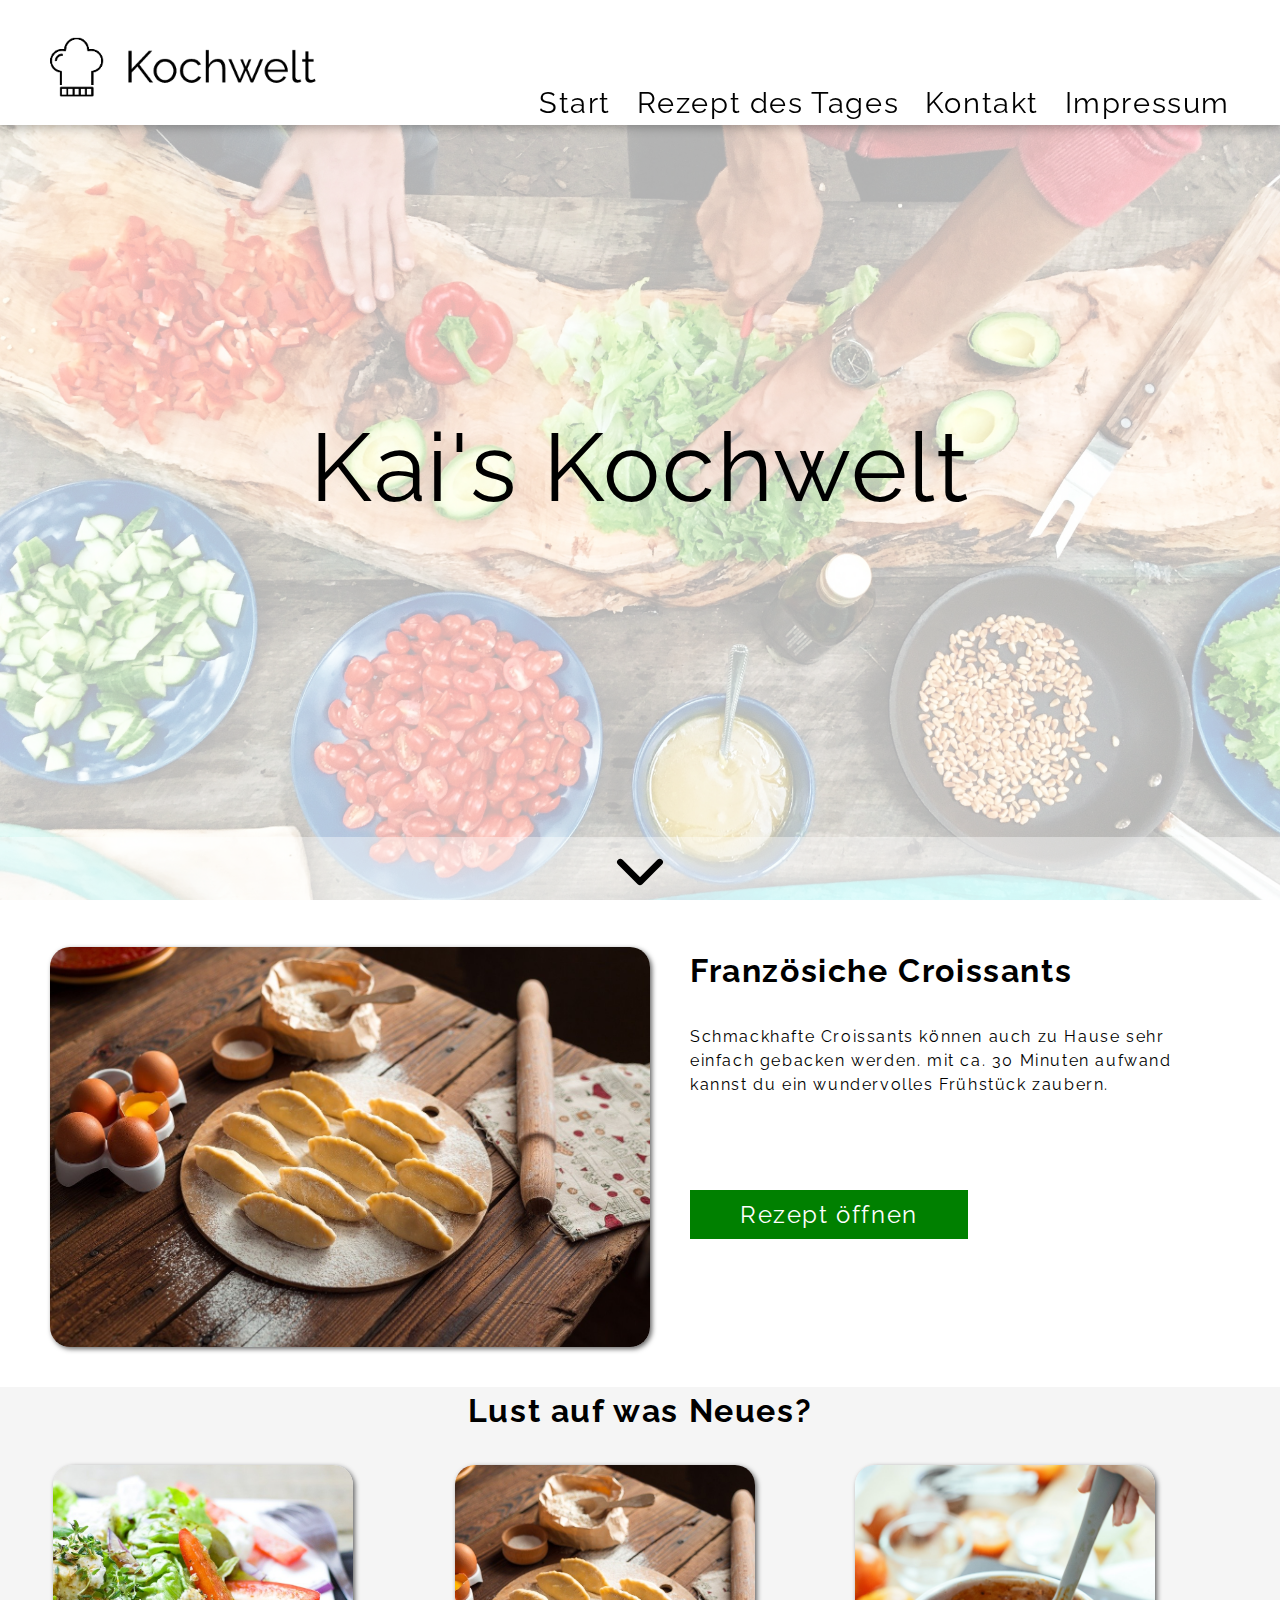
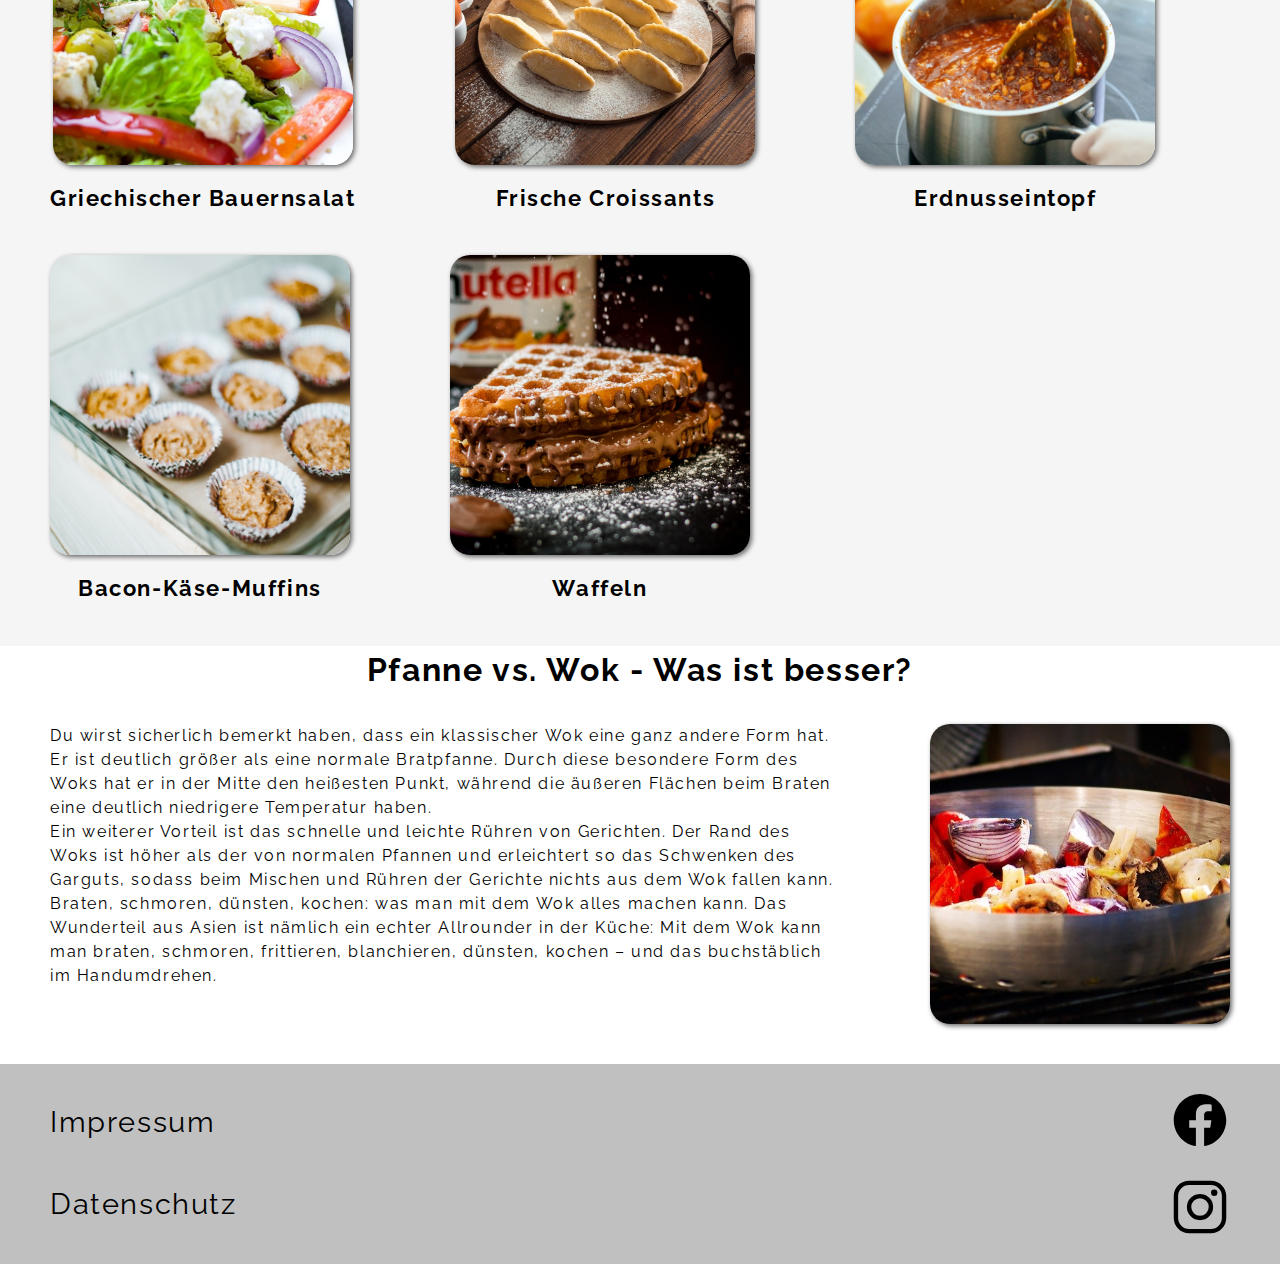
<file: base/index.html>
<!DOCTYPE html>
<html lang="en">

<head>
    <meta charset="UTF-8">
    <meta http-equiv="X-UA-Compatible" content="IE=edge">
    <meta name="viewport" content="width=device-width, initial-scale=1.0">

    <link rel="preconnect" href="https://fonts.googleapis.com">
    <link rel="preconnect" href="https://fonts.gstatic.com" crossorigin>
    <link href="https://fonts.googleapis.com/css2?family=Raleway:ital,wght@0,100;0,200;0,300;0,400;0,500;0,600;0,700;0,800;0,900;1,100;1,200;1,300;1,400;1,500;1,600;1,700;1,800;1,900&display=swap" rel="stylesheet">

    <title>Kochwelt</title>

    <script src="script.js"></script>

    <link rel="stylesheet" href="style.css">
    <link rel="stylesheet" href="stylebase.css">
    <link rel="stylesheet" href="../templates/header.css">
    <link rel="stylesheet" href="../templates/footer.css">

    <script id="Cookiebot" src="https://consent.cookiebot.com/uc.js" data-cbid="9cc8be9e-243d-4c21-9c95-8d725668ba52" data-blockingmode="auto" type="text/javascript"></script>
</head>

<body onload="includeHTML()">
    <header w3-include-html="../templates/header.html"></header>
    <section class="start">
        <img class="startimg" src="../img/pexels-maarten-van-den-heuvel-2284166.jpg" alt="Startfoto">
        <h1 class="h1">Kai's Kochwelt</h1>
        <a href="#rezept-des-tages"><img src="../img/icons/chevron-down-outline.svg" alt="Pfeil"></a>
    </section>
    <section id="rezept-des-tages" class="flex">
        <img src="../img/croissant.jpg" alt="Französische Croissants">
        <div>
            <h2>Französiche Croissants</h2>
            <p>Schmackhafte Croissants können auch zu Hause sehr einfach gebacken werden. mit ca. 30 Minuten aufwand kannst du ein wundervolles Frühstück zaubern.</p>
            <a href="../rezepte/französicheCroissants.html" class="button">Rezept öffnen</a>
        </div>
    </section>
    <section id="lust-auf-was-neues">
        <h2>Lust auf was Neues?</h2>
        <div class="lust-auf-was-neues-rezepte flex">
            <div>
                <a href="../rezepte/grichischerBauernsalat.html"><img class="rounded-square" src="../img/salad.jpg" alt="Grichischer Bauernsalat"></a>
                <h3>Griechischer Bauernsalat</h3>
            </div>
            <div>
                <a href="../rezepte/französicheCroissants.html"><img class="rounded-square" src="../img/croissant.jpg" alt="Französische Croissants"></a>
                <h3>Frische Croissants</h3>
            </div>
            <div>
                <a href="../rezepte/erdnusseintopf.html"><img class="rounded-square" src="../img/pexels-katerina-holmes-5907619.jpg" alt="Erdnusseintopf"></a>
                <h3>Erdnusseintopf</h3>
            </div>
            <div>
                <a href="../rezepte/bacon-käse-muffins.html"><img class="rounded-square" src="../img/pexels-roman-odintsov-5847177.jpg" alt="bacon-käse-muffins"></a>
                <h3>Bacon-Käse-Muffins</h3>
            </div>
            <div>
                <a href="../rezepte/waffeln.html"><img class="rounded-square" src="../img/pexels-anurag-ganguly-789327.jpg" alt="Waffeln"></a>
                <h3>Waffeln</h3>
            </div>

        </div>
    </section>
    <section id="news">
        <h2>Pfanne vs. Wok - Was ist besser?</h2>
        <div class="flex news-wok">
            <p>Du wirst sicherlich bemerkt haben, dass ein klassischer Wok eine ganz andere Form hat. Er ist deutlich größer als eine normale Bratpfanne. Durch diese besondere Form des Woks hat er in der Mitte den heißesten Punkt, während die äußeren Flächen
                beim Braten eine deutlich niedrigere Temperatur haben. <br> Ein weiterer Vorteil ist das schnelle und leichte Rühren von Gerichten. Der Rand des Woks ist höher als der von normalen Pfannen und erleichtert so das Schwenken des Garguts,
                sodass beim Mischen und Rühren der Gerichte nichts aus dem Wok fallen kann. <br> Braten, schmoren, dünsten, kochen: was man mit dem Wok alles machen kann. Das Wunderteil aus Asien ist nämlich ein echter Allrounder in der Küche: Mit dem
                Wok kann man braten, schmoren, frittieren, blanchieren, dünsten, kochen – und das buchstäblich im Handumdrehen.</p>

            <img class="rounded-square" src="../img/wok.jpg" alt="Wok">
        </div>
    </section>
    <footer w3-include-html="../templates/footer.html"></footer>
</body>

</html>
</file>
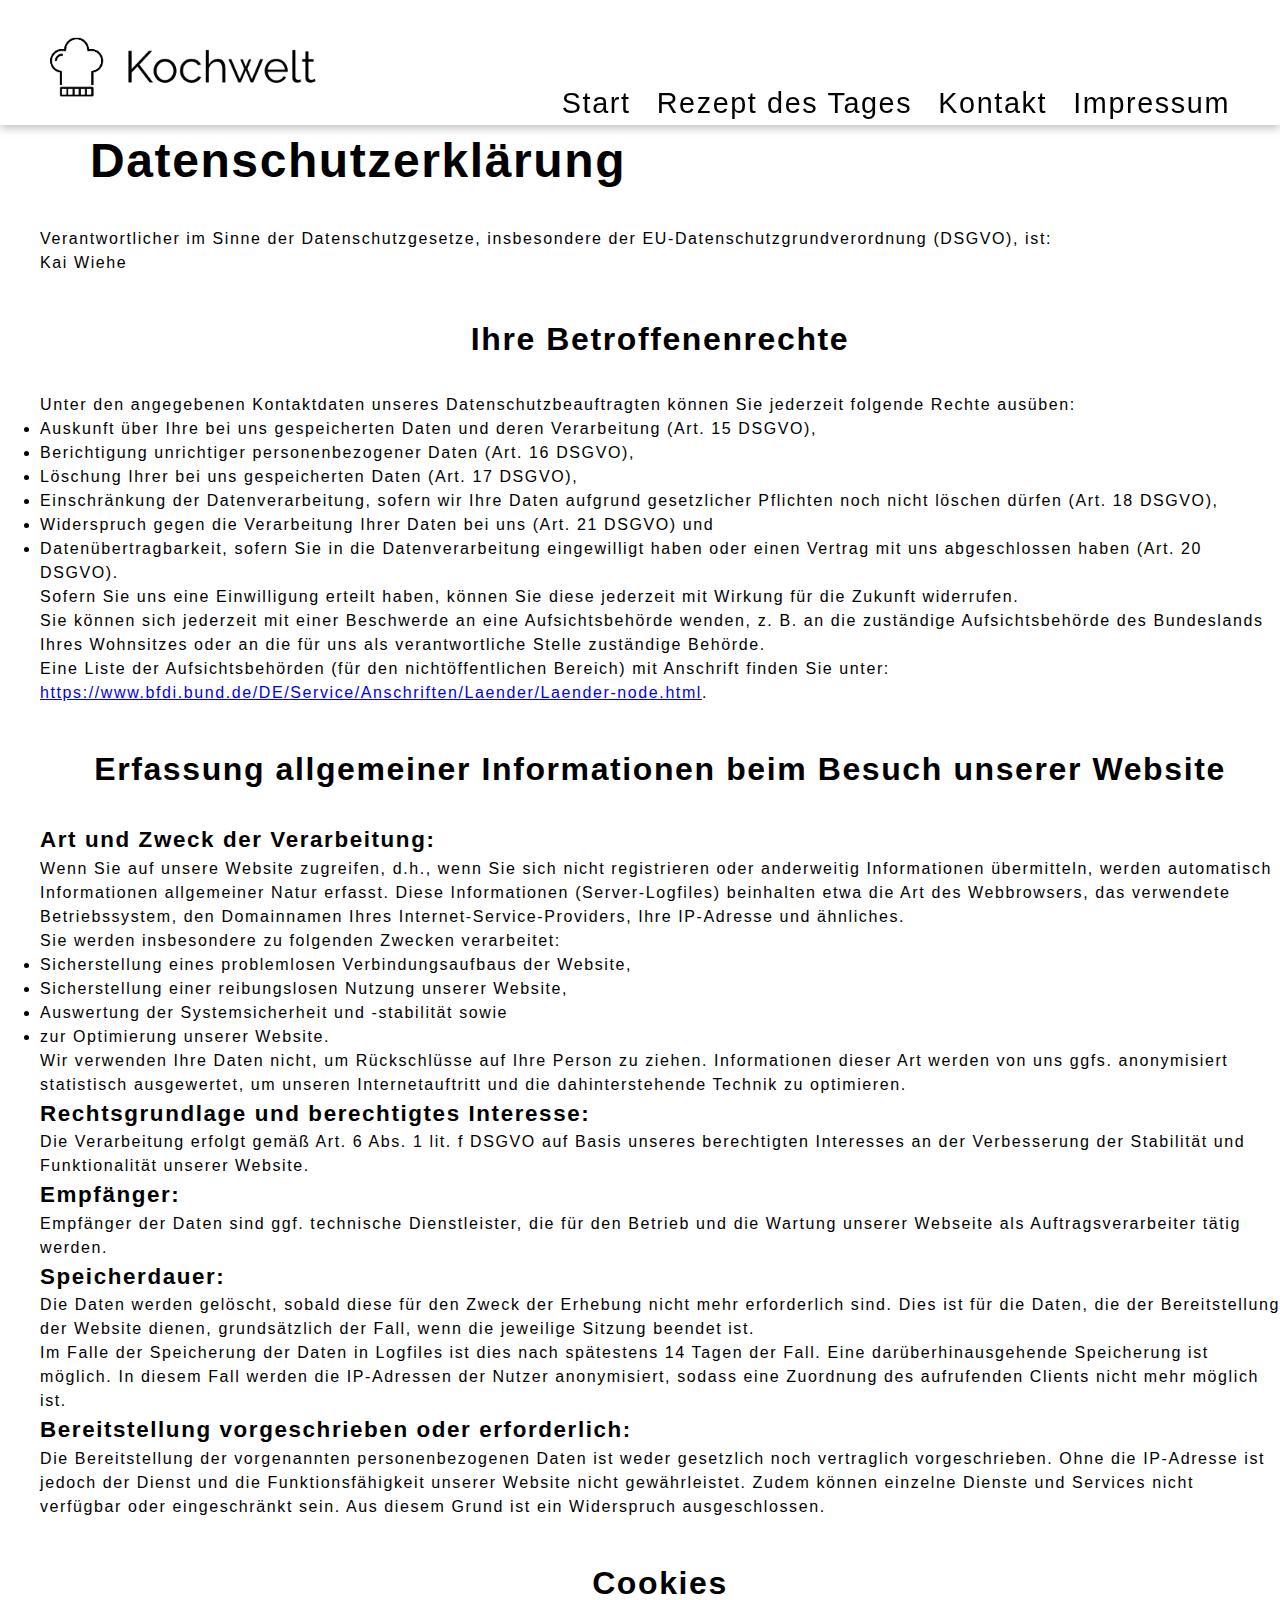
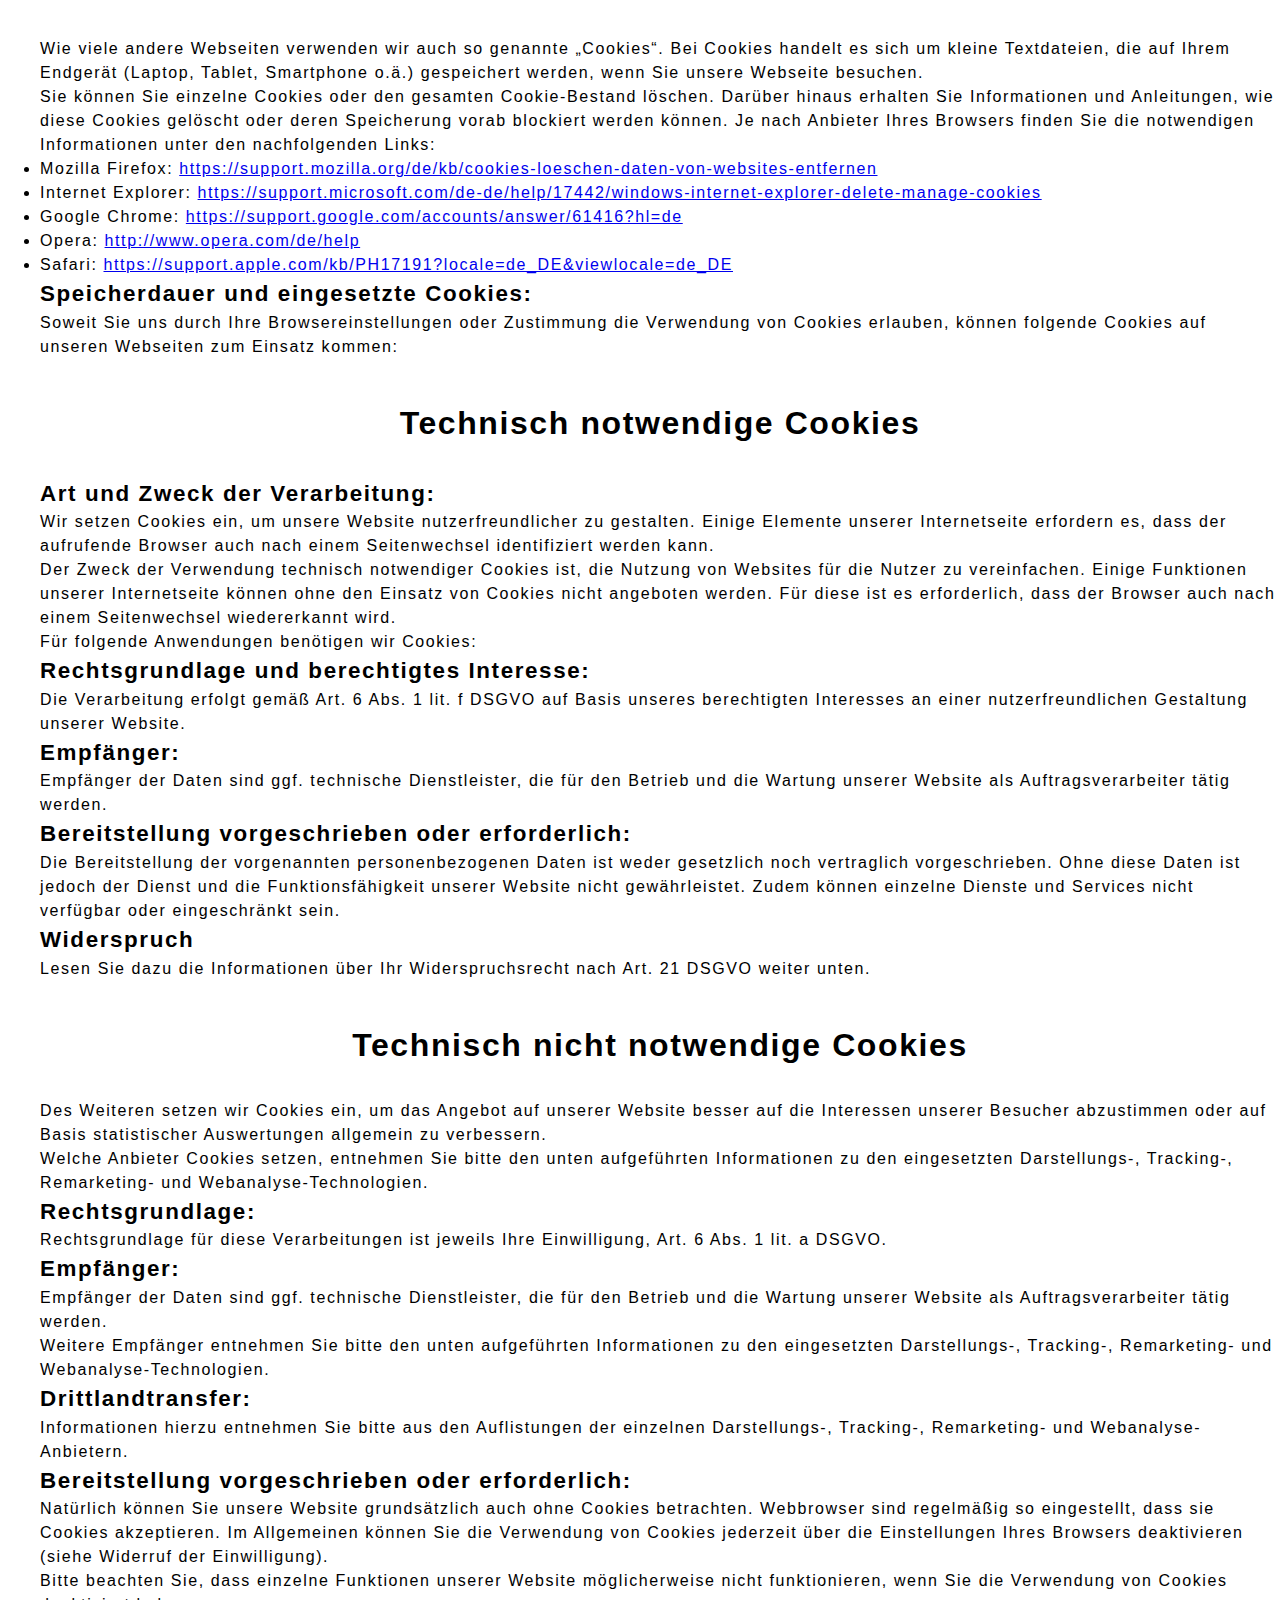
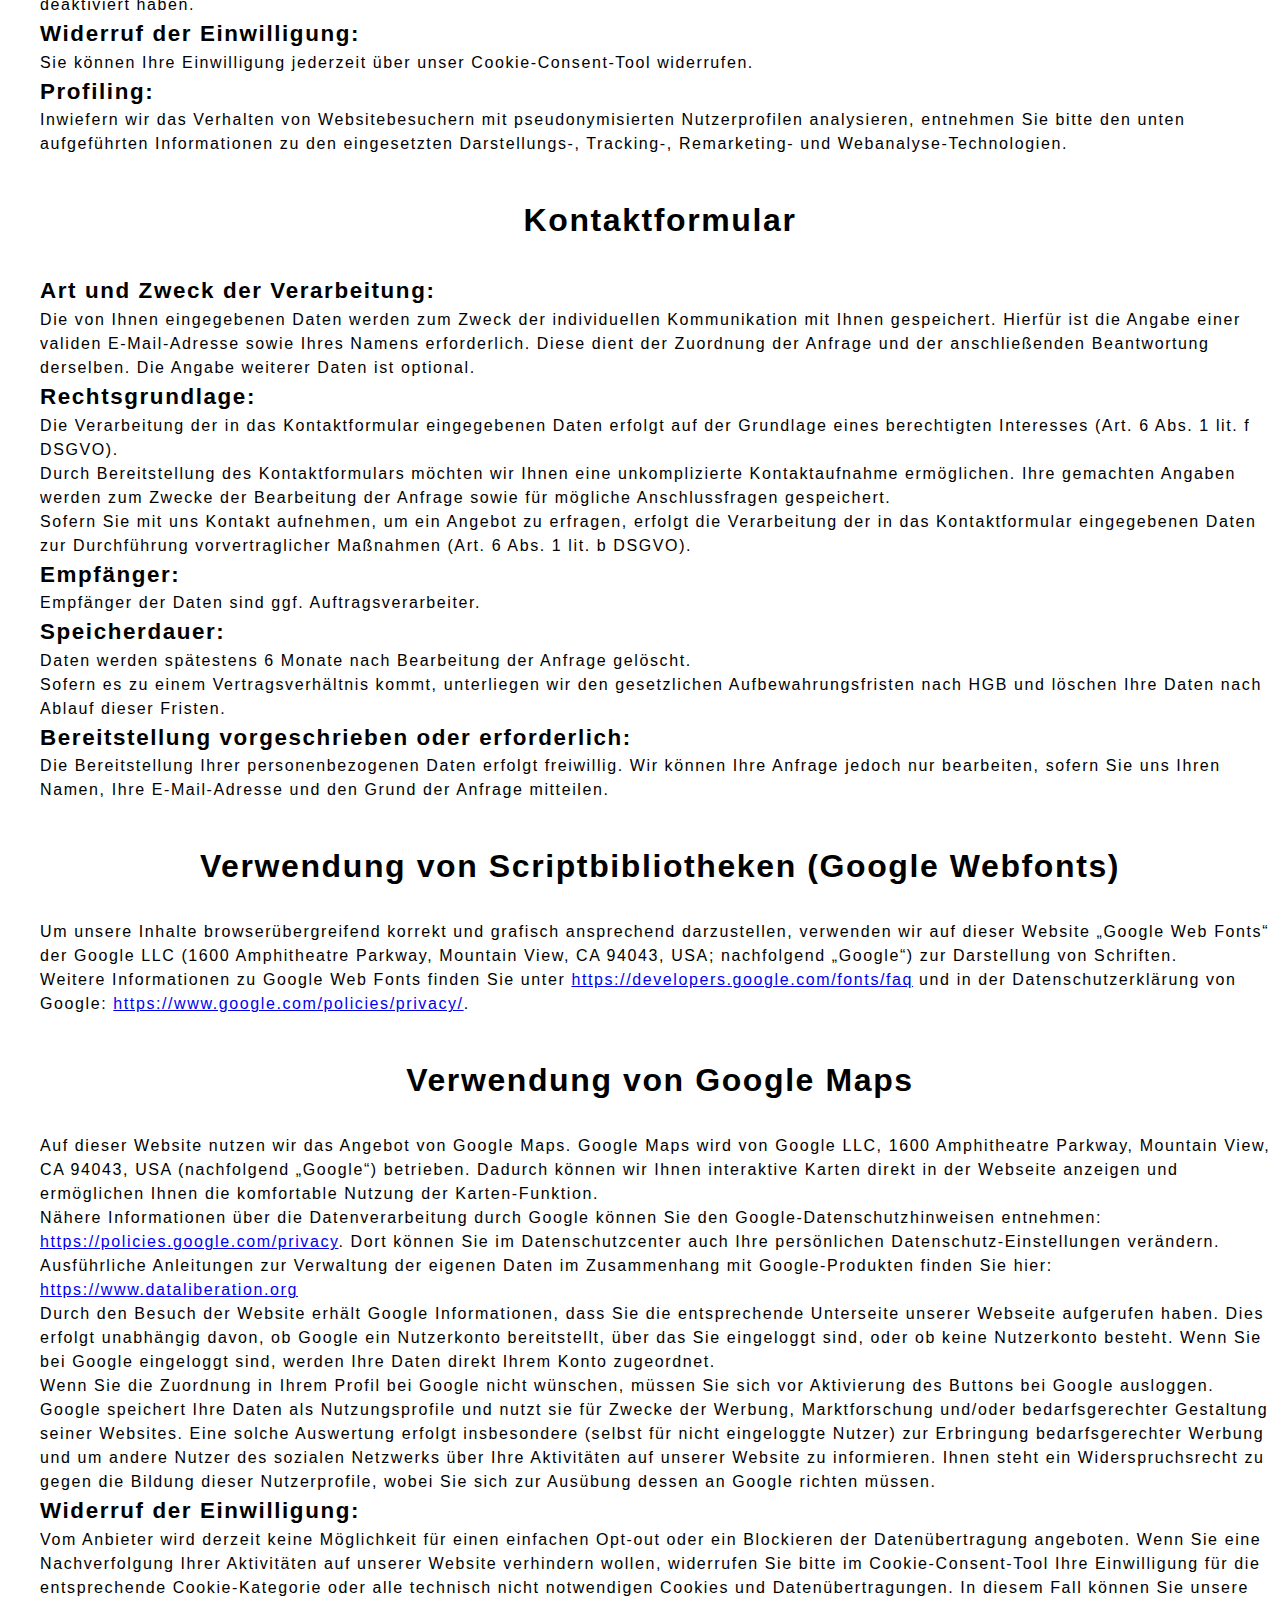
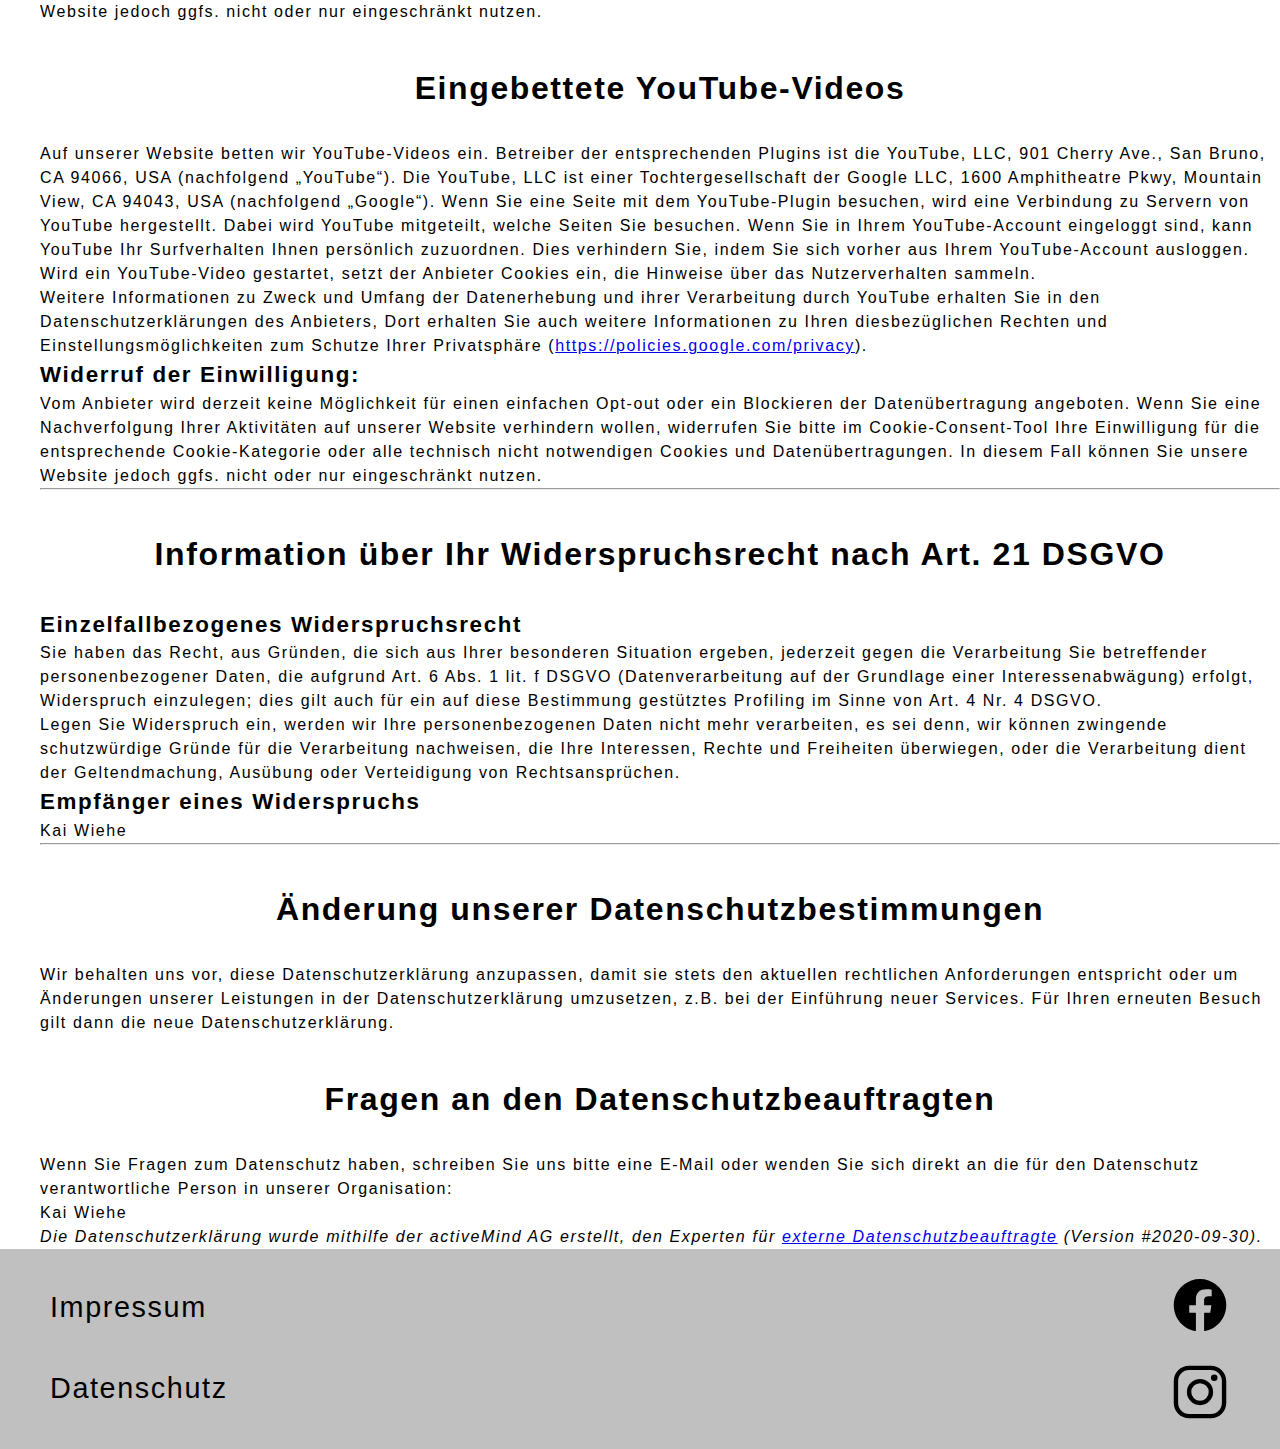
<file: base/datenschutz.html>
<!DOCTYPE html>
<html lang="en">

<head>
    <meta charset="UTF-8">
    <meta http-equiv="X-UA-Compatible" content="IE=edge">
    <meta name="viewport" content="width=device-width, initial-scale=1.0">
    <title>Document</title>

    <script src="script.js"></script>

    <link rel="stylesheet" href="../templates/header.css">
    <link rel="stylesheet" href="../templates/footer.css">
    <link rel="stylesheet" href="../base/stylebase.css">

    <style>
        .datenschutz {
            margin-left: 40px;
        }
        
        h2 {
            margin-top: 40px;
        }
    </style>

</head>

<body onload="includeHTML()">
    <header w3-include-html="../templates/header.html"></header>

    <div class="datenschutz">
        <h1>Datenschutzerklärung</h1>
        <p>Verantwortlicher im Sinne der Datenschutzgesetze, insbesondere der EU-Datenschutzgrundverordnung (DSGVO), ist:</p>
        <p>Kai Wiehe</p>
        <h2>Ihre Betroffenenrechte</h2>
        <p>Unter den angegebenen Kontaktdaten unseres Datenschutzbeauftragten können Sie jederzeit folgende Rechte ausüben:</p>
        <ul>
            <li>Auskunft über Ihre bei uns gespeicherten Daten und deren Verarbeitung (Art. 15 DSGVO),</li>
            <li>Berichtigung unrichtiger personenbezogener Daten (Art. 16 DSGVO),</li>
            <li>Löschung Ihrer bei uns gespeicherten Daten (Art. 17 DSGVO),</li>
            <li>Einschränkung der Datenverarbeitung, sofern wir Ihre Daten aufgrund gesetzlicher Pflichten noch nicht löschen dürfen (Art. 18 DSGVO),</li>
            <li>Widerspruch gegen die Verarbeitung Ihrer Daten bei uns (Art. 21 DSGVO) und</li>
            <li>Datenübertragbarkeit, sofern Sie in die Datenverarbeitung eingewilligt haben oder einen Vertrag mit uns abgeschlossen haben (Art. 20 DSGVO).</li>
        </ul>
        <p>Sofern Sie uns eine Einwilligung erteilt haben, können Sie diese jederzeit mit Wirkung für die Zukunft widerrufen.</p>
        <p>Sie können sich jederzeit mit einer Beschwerde an eine Aufsichtsbehörde wenden, z. B. an die zuständige Aufsichtsbehörde des Bundeslands Ihres Wohnsitzes oder an die für uns als verantwortliche Stelle zuständige Behörde.</p>
        <p>Eine Liste der Aufsichtsbehörden (für den nichtöffentlichen Bereich) mit Anschrift finden Sie unter: <a href="https://www.bfdi.bund.de/DE/Service/Anschriften/Laender/Laender-node.html" target="_blank" rel="noopener nofollow">https://www.bfdi.bund.de/DE/Service/Anschriften/Laender/Laender-node.html</a>.</p>
        <p></p>
        <h2>Erfassung allgemeiner Informationen beim Besuch unserer Website</h2>
        <h3>Art und Zweck der Verarbeitung:</h3>
        <p>Wenn Sie auf unsere Website zugreifen, d.h., wenn Sie sich nicht registrieren oder anderweitig Informationen übermitteln, werden automatisch Informationen allgemeiner Natur erfasst. Diese Informationen (Server-Logfiles) beinhalten etwa die Art
            des Webbrowsers, das verwendete Betriebssystem, den Domainnamen Ihres Internet-Service-Providers, Ihre IP-Adresse und ähnliches. </p>
        <p>Sie werden insbesondere zu folgenden Zwecken verarbeitet:</p>
        <ul>
            <li>Sicherstellung eines problemlosen Verbindungsaufbaus der Website,</li>
            <li>Sicherstellung einer reibungslosen Nutzung unserer Website,</li>
            <li>Auswertung der Systemsicherheit und -stabilität sowie</li>
            <li>zur Optimierung unserer Website.</li>
        </ul>
        <p>Wir verwenden Ihre Daten nicht, um Rückschlüsse auf Ihre Person zu ziehen. Informationen dieser Art werden von uns ggfs. anonymisiert statistisch ausgewertet, um unseren Internetauftritt und die dahinterstehende Technik zu optimieren. </p>
        <h3>Rechtsgrundlage und berechtigtes Interesse:</h3>
        <p>Die Verarbeitung erfolgt gemäß Art. 6 Abs. 1 lit. f DSGVO auf Basis unseres berechtigten Interesses an der Verbesserung der Stabilität und Funktionalität unserer Website.</p>
        <h3>Empfänger:</h3>
        <p>Empfänger der Daten sind ggf. technische Dienstleister, die für den Betrieb und die Wartung unserer Webseite als Auftragsverarbeiter tätig werden.</p>
        <p></p>
        <h3>Speicherdauer:</h3>
        <p>Die Daten werden gelöscht, sobald diese für den Zweck der Erhebung nicht mehr erforderlich sind. Dies ist für die Daten, die der Bereitstellung der Website dienen, grundsätzlich der Fall, wenn die jeweilige Sitzung beendet ist. </p>
        <p> Im Falle der Speicherung der Daten in Logfiles ist dies nach spätestens 14 Tagen der Fall. Eine darüberhinausgehende Speicherung ist möglich. In diesem Fall werden die IP-Adressen der Nutzer anonymisiert, sodass eine Zuordnung des aufrufenden
            Clients nicht mehr möglich ist.</p>
        <p></p>
        <h3>Bereitstellung vorgeschrieben oder erforderlich:</h3>
        <p>Die Bereitstellung der vorgenannten personenbezogenen Daten ist weder gesetzlich noch vertraglich vorgeschrieben. Ohne die IP-Adresse ist jedoch der Dienst und die Funktionsfähigkeit unserer Website nicht gewährleistet. Zudem können einzelne Dienste
            und Services nicht verfügbar oder eingeschränkt sein. Aus diesem Grund ist ein Widerspruch ausgeschlossen. </p>
        <p></p>
        <h2>Cookies</h2>
        <p>Wie viele andere Webseiten verwenden wir auch so genannte „Cookies“. Bei Cookies handelt es sich um kleine Textdateien, die auf Ihrem Endgerät (Laptop, Tablet, Smartphone o.ä.) gespeichert werden, wenn Sie unsere Webseite besuchen. </p>
        <p>Sie können Sie einzelne Cookies oder den gesamten Cookie-Bestand löschen. Darüber hinaus erhalten Sie Informationen und Anleitungen, wie diese Cookies gelöscht oder deren Speicherung vorab blockiert werden können. Je nach Anbieter Ihres Browsers
            finden Sie die notwendigen Informationen unter den nachfolgenden Links:</p>
        <ul>
            <li>Mozilla Firefox: <a href="https://support.mozilla.org/de/kb/cookies-loeschen-daten-von-websites-entfernen" target="_blank" rel="nofollow noopener">https://support.mozilla.org/de/kb/cookies-loeschen-daten-von-websites-entfernen</a></li>
            <li>Internet Explorer: <a href="https://support.microsoft.com/de-de/help/17442/windows-internet-explorer-delete-manage-cookies" target="_blank" rel="nofollow noopener">https://support.microsoft.com/de-de/help/17442/windows-internet-explorer-delete-manage-cookies</a></li>
            <li>Google Chrome: <a href="https://support.google.com/accounts/answer/61416?hl=de" target="_blank" rel="nofollow noopener">https://support.google.com/accounts/answer/61416?hl=de</a></li>
            <li>Opera: <a href="http://www.opera.com/de/help" target="_blank" rel="nofollow noopener">http://www.opera.com/de/help</a></li>
            <li>Safari: <a href="https://support.apple.com/kb/PH17191?locale=de_DE&viewlocale=de_DE" target="_blank" rel="nofollow noopener">https://support.apple.com/kb/PH17191?locale=de_DE&viewlocale=de_DE</a></li>
        </ul>
        <h3>Speicherdauer und eingesetzte Cookies:</h3>
        <p>Soweit Sie uns durch Ihre Browsereinstellungen oder Zustimmung die Verwendung von Cookies erlauben, können folgende Cookies auf unseren Webseiten zum Einsatz kommen:</p>
        <p></p>
        <h2>Technisch notwendige Cookies </h2>
        <h3>Art und Zweck der Verarbeitung: </h3>
        <p>Wir setzen Cookies ein, um unsere Website nutzerfreundlicher zu gestalten. Einige Elemente unserer Internetseite erfordern es, dass der aufrufende Browser auch nach einem Seitenwechsel identifiziert werden kann.</p>
        <p>Der Zweck der Verwendung technisch notwendiger Cookies ist, die Nutzung von Websites für die Nutzer zu vereinfachen. Einige Funktionen unserer Internetseite können ohne den Einsatz von Cookies nicht angeboten werden. Für diese ist es erforderlich,
            dass der Browser auch nach einem Seitenwechsel wiedererkannt wird.</p>
        <p>Für folgende Anwendungen benötigen wir Cookies:</p>
        <p></p>
        <h3>Rechtsgrundlage und berechtigtes Interesse: </h3>
        <p>Die Verarbeitung erfolgt gemäß Art. 6 Abs. 1 lit. f DSGVO auf Basis unseres berechtigten Interesses an einer nutzerfreundlichen Gestaltung unserer Website.</p>
        <h3>Empfänger: </h3>
        <p>Empfänger der Daten sind ggf. technische Dienstleister, die für den Betrieb und die Wartung unserer Website als Auftragsverarbeiter tätig werden.</p>
        <p></p>
        <h3>Bereitstellung vorgeschrieben oder erforderlich:</h3>
        <p>Die Bereitstellung der vorgenannten personenbezogenen Daten ist weder gesetzlich noch vertraglich vorgeschrieben. Ohne diese Daten ist jedoch der Dienst und die Funktionsfähigkeit unserer Website nicht gewährleistet. Zudem können einzelne Dienste
            und Services nicht verfügbar oder eingeschränkt sein.</p>
        <h3>Widerspruch</h3>
        <p>Lesen Sie dazu die Informationen über Ihr Widerspruchsrecht nach Art. 21 DSGVO weiter unten.</p>
        <p></p>
        <h2>Technisch nicht notwendige Cookies</h2>
        <p>Des Weiteren setzen wir Cookies ein, um das Angebot auf unserer Website besser auf die Interessen unserer Besucher abzustimmen oder auf Basis statistischer Auswertungen allgemein zu verbessern.</p>
        <p>Welche Anbieter Cookies setzen, entnehmen Sie bitte den unten aufgeführten Informationen zu den eingesetzten Darstellungs-, Tracking-, Remarketing- und Webanalyse-Technologien.</p>
        <h3>Rechtsgrundlage:</h3>
        <p>Rechtsgrundlage für diese Verarbeitungen ist jeweils Ihre Einwilligung, Art. 6 Abs. 1 lit. a DSGVO.</p>
        <h3>Empfänger:</h3>
        <p>Empfänger der Daten sind ggf. technische Dienstleister, die für den Betrieb und die Wartung unserer Website als Auftragsverarbeiter tätig werden. </p>
        <p>Weitere Empfänger entnehmen Sie bitte den unten aufgeführten Informationen zu den eingesetzten Darstellungs-, Tracking-, Remarketing- und Webanalyse-Technologien.</p>
        <h3>Drittlandtransfer:</h3>
        <p>Informationen hierzu entnehmen Sie bitte aus den Auflistungen der einzelnen Darstellungs-, Tracking-, Remarketing- und Webanalyse-Anbietern.</p>
        <h3>Bereitstellung vorgeschrieben oder erforderlich:</h3>
        <p>Natürlich können Sie unsere Website grundsätzlich auch ohne Cookies betrachten. Webbrowser sind regelmäßig so eingestellt, dass sie Cookies akzeptieren. Im Allgemeinen können Sie die Verwendung von Cookies jederzeit über die Einstellungen Ihres
            Browsers deaktivieren (siehe Widerruf der Einwilligung).</p>
        <p>Bitte beachten Sie, dass einzelne Funktionen unserer Website möglicherweise nicht funktionieren, wenn Sie die Verwendung von Cookies deaktiviert haben.</p>
        <h3>Widerruf der Einwilligung:</h3>
        <p>Sie können Ihre Einwilligung jederzeit über unser Cookie-Consent-Tool widerrufen. </p>
        <h3>Profiling:</h3>
        <p>Inwiefern wir das Verhalten von Websitebesuchern mit pseudonymisierten Nutzerprofilen analysieren, entnehmen Sie bitte den unten aufgeführten Informationen zu den eingesetzten Darstellungs-, Tracking-, Remarketing- und Webanalyse-Technologien.</p>
        <p></p>
        <h2>Kontaktformular</h2>
        <h3>Art und Zweck der Verarbeitung:</h3>
        <p>Die von Ihnen eingegebenen Daten werden zum Zweck der individuellen Kommunikation mit Ihnen gespeichert. Hierfür ist die Angabe einer validen E-Mail-Adresse sowie Ihres Namens erforderlich. Diese dient der Zuordnung der Anfrage und der anschließenden
            Beantwortung derselben. Die Angabe weiterer Daten ist optional.</p>
        <h3>Rechtsgrundlage:</h3>
        <p>Die Verarbeitung der in das Kontaktformular eingegebenen Daten erfolgt auf der Grundlage eines berechtigten Interesses (Art. 6 Abs. 1 lit. f DSGVO).</p>
        <p>Durch Bereitstellung des Kontaktformulars möchten wir Ihnen eine unkomplizierte Kontaktaufnahme ermöglichen. Ihre gemachten Angaben werden zum Zwecke der Bearbeitung der Anfrage sowie für mögliche Anschlussfragen gespeichert.</p>
        <p>Sofern Sie mit uns Kontakt aufnehmen, um ein Angebot zu erfragen, erfolgt die Verarbeitung der in das Kontaktformular eingegebenen Daten zur Durchführung vorvertraglicher Maßnahmen (Art. 6 Abs. 1 lit. b DSGVO).</p>
        <h3>Empfänger:</h3>
        <p>Empfänger der Daten sind ggf. Auftragsverarbeiter.</p>
        <p></p>
        <h3>Speicherdauer:</h3>
        <p>Daten werden spätestens 6 Monate nach Bearbeitung der Anfrage gelöscht.</p>
        <p>Sofern es zu einem Vertragsverhältnis kommt, unterliegen wir den gesetzlichen Aufbewahrungsfristen nach HGB und löschen Ihre Daten nach Ablauf dieser Fristen. </p>
        <h3>Bereitstellung vorgeschrieben oder erforderlich:</h3>
        <p>Die Bereitstellung Ihrer personenbezogenen Daten erfolgt freiwillig. Wir können Ihre Anfrage jedoch nur bearbeiten, sofern Sie uns Ihren Namen, Ihre E-Mail-Adresse und den Grund der Anfrage mitteilen.</p>
        <p></p>
        <h2>Verwendung von Scriptbibliotheken (Google Webfonts)</h2>
        <p>Um unsere Inhalte browserübergreifend korrekt und grafisch ansprechend darzustellen, verwenden wir auf dieser Website „Google Web Fonts“ der Google LLC (1600 Amphitheatre Parkway, Mountain View, CA 94043, USA; nachfolgend „Google“) zur Darstellung
            von Schriften.</p>
        <p>Weitere Informationen zu Google Web Fonts finden Sie unter <a href="https://developers.google.com/fonts/faq" rel="noopener nofollow" target="_blank">https://developers.google.com/fonts/faq</a> und in der Datenschutzerklärung von Google: <a href="https://www.google.com/policies/privacy/"
                rel="noopener nofollow" target="_blank">https://www.google.com/policies/privacy/</a>.</p>
        <p></p>
        <h2>Verwendung von Google Maps</h2>
        <p>Auf dieser Website nutzen wir das Angebot von Google Maps. Google Maps wird von Google LLC, 1600 Amphitheatre Parkway, Mountain View, CA 94043, USA (nachfolgend „Google“) betrieben. Dadurch können wir Ihnen interaktive Karten direkt in der Webseite
            anzeigen und ermöglichen Ihnen die komfortable Nutzung der Karten-Funktion.<br>Nähere Informationen über die Datenverarbeitung durch Google können Sie den Google-Datenschutzhinweisen entnehmen: <a href="https://policies.google.com/privacy"
                rel="noopener nofollow" target="_blank">https://policies.google.com/privacy</a>. Dort können Sie im Datenschutzcenter auch Ihre persönlichen Datenschutz-Einstellungen verändern.</p>
        <p>Ausführliche Anleitungen zur Verwaltung der eigenen Daten im Zusammenhang mit Google-Produkten finden Sie hier: <a href="https://www.dataliberation.org/" rel="noopener nofollow" target="_blank">https://www.dataliberation.org</a></p>
        <p>Durch den Besuch der Website erhält Google Informationen, dass Sie die entsprechende Unterseite unserer Webseite aufgerufen haben. Dies erfolgt unabhängig davon, ob Google ein Nutzerkonto bereitstellt, über das Sie eingeloggt sind, oder ob keine
            Nutzerkonto besteht. Wenn Sie bei Google eingeloggt sind, werden Ihre Daten direkt Ihrem Konto zugeordnet. </p>
        <p>Wenn Sie die Zuordnung in Ihrem Profil bei Google nicht wünschen, müssen Sie sich vor Aktivierung des Buttons bei Google ausloggen. Google speichert Ihre Daten als Nutzungsprofile und nutzt sie für Zwecke der Werbung, Marktforschung und/oder bedarfsgerechter
            Gestaltung seiner Websites. Eine solche Auswertung erfolgt insbesondere (selbst für nicht eingeloggte Nutzer) zur Erbringung bedarfsgerechter Werbung und um andere Nutzer des sozialen Netzwerks über Ihre Aktivitäten auf unserer Website zu
            informieren. Ihnen steht ein Widerspruchsrecht zu gegen die Bildung dieser Nutzerprofile, wobei Sie sich zur Ausübung dessen an Google richten müssen. </p>
        <h3>Widerruf der Einwilligung:</h3>
        <p>Vom Anbieter wird derzeit keine Möglichkeit für einen einfachen Opt-out oder ein Blockieren der Datenübertragung angeboten. Wenn Sie eine Nachverfolgung Ihrer Aktivitäten auf unserer Website verhindern wollen, widerrufen Sie bitte im Cookie-Consent-Tool
            Ihre Einwilligung für die entsprechende Cookie-Kategorie oder alle technisch nicht notwendigen Cookies und Datenübertragungen. In diesem Fall können Sie unsere Website jedoch ggfs. nicht oder nur eingeschränkt nutzen.</p>
        <p></p>
        <h2>Eingebettete YouTube-Videos</h2>
        <p>Auf unserer Website betten wir YouTube-Videos ein. Betreiber der entsprechenden Plugins ist die YouTube, LLC, 901 Cherry Ave., San Bruno, CA 94066, USA (nachfolgend „YouTube“). Die YouTube, LLC ist einer Tochtergesellschaft der Google LLC, 1600
            Amphitheatre Pkwy, Mountain View, CA 94043, USA (nachfolgend „Google“). Wenn Sie eine Seite mit dem YouTube-Plugin besuchen, wird eine Verbindung zu Servern von YouTube hergestellt. Dabei wird YouTube mitgeteilt, welche Seiten Sie besuchen.
            Wenn Sie in Ihrem YouTube-Account eingeloggt sind, kann YouTube Ihr Surfverhalten Ihnen persönlich zuzuordnen. Dies verhindern Sie, indem Sie sich vorher aus Ihrem YouTube-Account ausloggen. </p>
        <p>Wird ein YouTube-Video gestartet, setzt der Anbieter Cookies ein, die Hinweise über das Nutzerverhalten sammeln. </p>
        <p>Weitere Informationen zu Zweck und Umfang der Datenerhebung und ihrer Verarbeitung durch YouTube erhalten Sie in den Datenschutzerklärungen des Anbieters, Dort erhalten Sie auch weitere Informationen zu Ihren diesbezüglichen Rechten und Einstellungsmöglichkeiten
            zum Schutze Ihrer Privatsphäre (<a href="https://policies.google.com/privacy">https://policies.google.com/privacy</a>). </p>
        <h3>Widerruf der Einwilligung:</h3>
        <p>Vom Anbieter wird derzeit keine Möglichkeit für einen einfachen Opt-out oder ein Blockieren der Datenübertragung angeboten. Wenn Sie eine Nachverfolgung Ihrer Aktivitäten auf unserer Website verhindern wollen, widerrufen Sie bitte im Cookie-Consent-Tool
            Ihre Einwilligung für die entsprechende Cookie-Kategorie oder alle technisch nicht notwendigen Cookies und Datenübertragungen. In diesem Fall können Sie unsere Website jedoch ggfs. nicht oder nur eingeschränkt nutzen.</p>
        <p></p>
        <hr>
        <h2>Information über Ihr Widerspruchsrecht nach Art. 21 DSGVO</h2>
        <h3>Einzelfallbezogenes Widerspruchsrecht</h3>
        <p>Sie haben das Recht, aus Gründen, die sich aus Ihrer besonderen Situation ergeben, jederzeit gegen die Verarbeitung Sie betreffender personenbezogener Daten, die aufgrund Art. 6 Abs. 1 lit. f DSGVO (Datenverarbeitung auf der Grundlage einer Interessenabwägung)
            erfolgt, Widerspruch einzulegen; dies gilt auch für ein auf diese Bestimmung gestütztes Profiling im Sinne von Art. 4 Nr. 4 DSGVO.</p>
        <p>Legen Sie Widerspruch ein, werden wir Ihre personenbezogenen Daten nicht mehr verarbeiten, es sei denn, wir können zwingende schutzwürdige Gründe für die Verarbeitung nachweisen, die Ihre Interessen, Rechte und Freiheiten überwiegen, oder die
            Verarbeitung dient der Geltendmachung, Ausübung oder Verteidigung von Rechtsansprüchen.</p>
        <h3>Empfänger eines Widerspruchs</h3>
        <p>Kai Wiehe</p>
        <hr>
        <h2>Änderung unserer Datenschutzbestimmungen</h2>
        <p>Wir behalten uns vor, diese Datenschutzerklärung anzupassen, damit sie stets den aktuellen rechtlichen Anforderungen entspricht oder um Änderungen unserer Leistungen in der Datenschutzerklärung umzusetzen, z.B. bei der Einführung neuer Services.
            Für Ihren erneuten Besuch gilt dann die neue Datenschutzerklärung.</p>
        <h2>Fragen an den Datenschutzbeauftragten</h2>
        <p>Wenn Sie Fragen zum Datenschutz haben, schreiben Sie uns bitte eine E-Mail oder wenden Sie sich direkt an die für den Datenschutz verantwortliche Person in unserer Organisation:</p>
        <p>Kai Wiehe</p>
        <p><em>Die Datenschutzerklärung wurde mithilfe der activeMind AG erstellt, den Experten für <a href="https://www.activemind.de/datenschutz/datenschutzbeauftragter/" target="_blank" rel="noopener">externe Datenschutzbeauftragte</a> (Version #2020-09-30).</em></p>
    </div>
    <footer w3-include-html="../templates/footer.html"></footer>

</body>

</html>
</file>
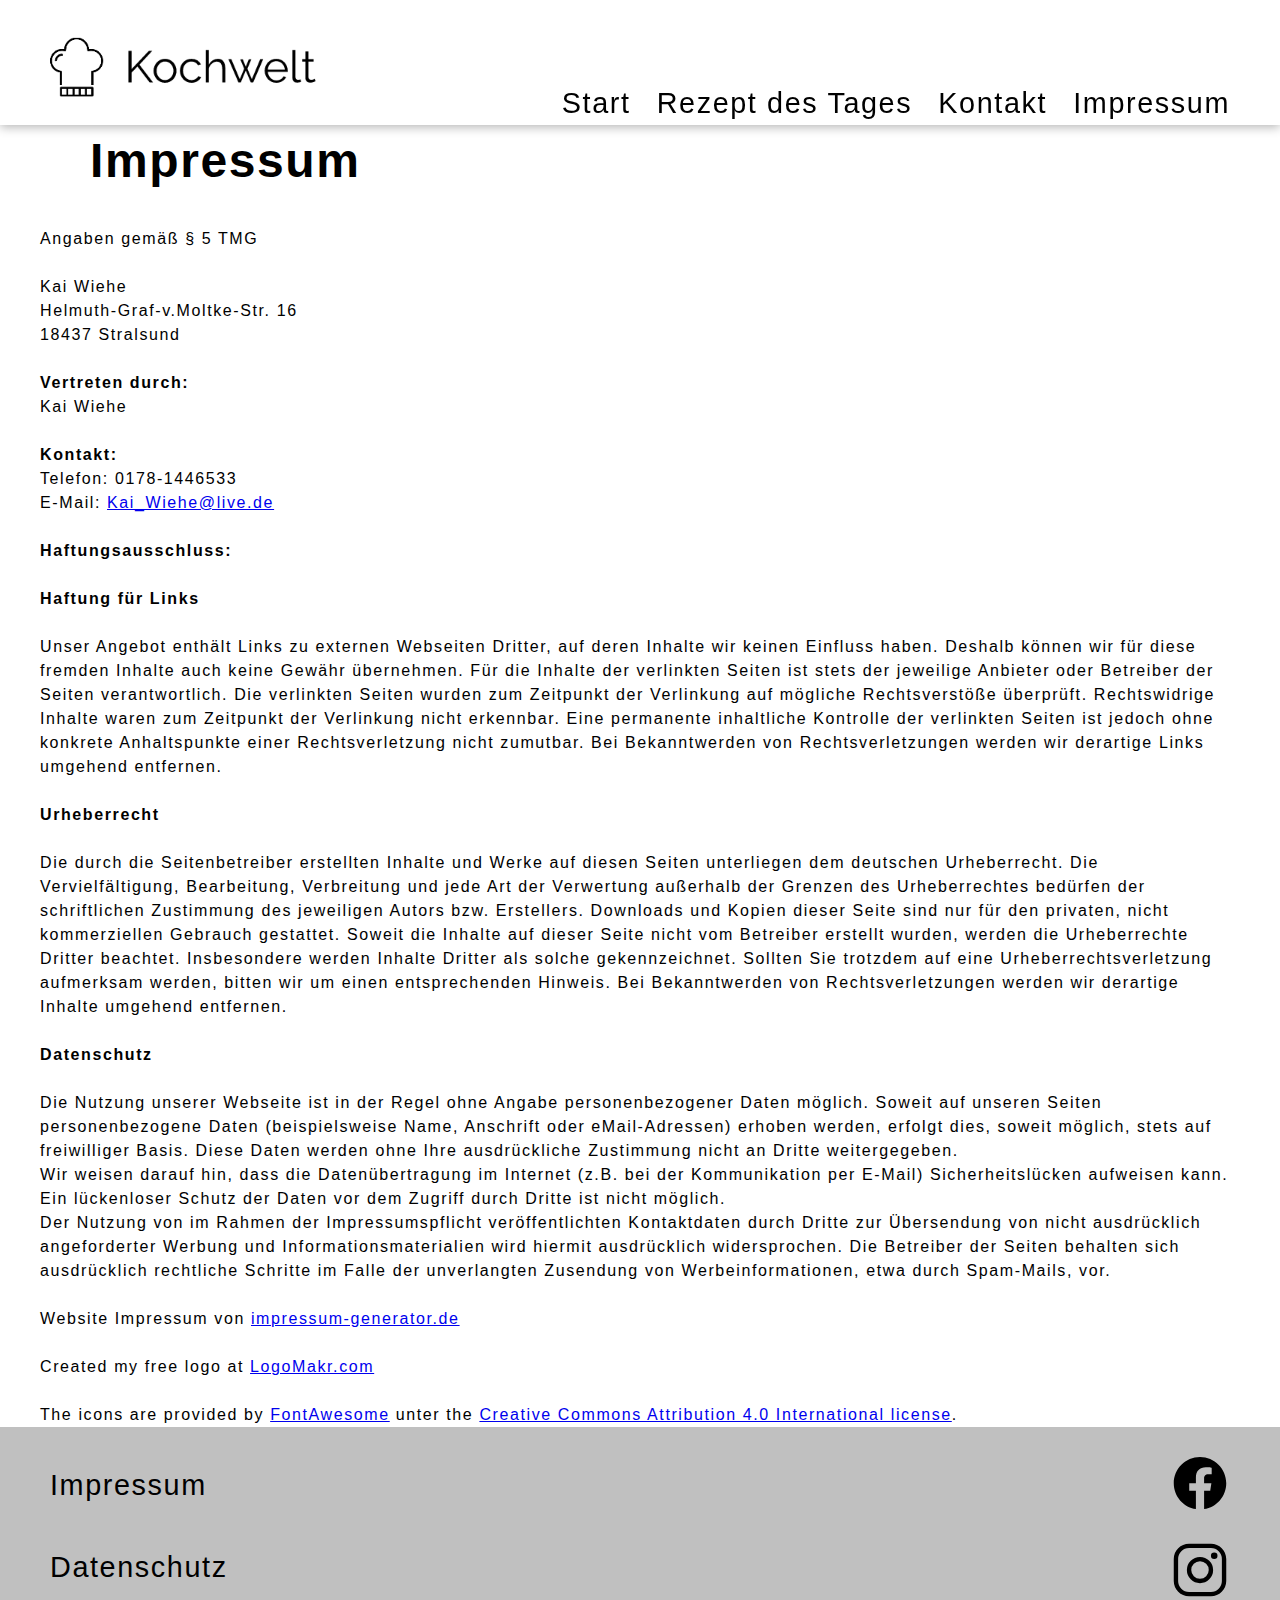
<file: base/impressum.html>
<!DOCTYPE html>
<html lang="en">

<head>
    <meta charset="UTF-8">
    <meta http-equiv="X-UA-Compatible" content="IE=edge">
    <meta name="viewport" content="width=device-width, initial-scale=1.0">

    <title>Impressum</title>

    <script src="script.js"></script>

    <link rel="stylesheet" href="../templates/header.css">
    <link rel="stylesheet" href="../templates/footer.css">
    <link rel="stylesheet" href="../base/stylebase.css">

    <style>
        .impressum {
            margin-left: 40px;
        }
    </style>

</head>

<body onload="includeHTML()">
    <header w3-include-html="../templates/header.html"></header>
    <div class='impressum'>
        <h1>Impressum</h1>
        <p>Angaben gemäß § 5 TMG</p>
        <br>
        <p> Kai Wiehe <br> Helmuth-Graf-v.Moltke-Str. 16<br> 18437 Stralsund <br>
        </p>
        <br>
        <p> <strong>Vertreten durch: </strong><br> Kai Wiehe<br>
        </p>
        <br>
        <p><strong>Kontakt:</strong> <br> Telefon: 0178-1446533<br> E-Mail: <a href='mailto:Kai_Wiehe@live.de'>Kai_Wiehe@live.de</a></br>
        </p>
        <br>
        <p><strong>Haftungsausschluss: </strong><br><br><strong>Haftung für Links</strong><br><br> Unser Angebot enthält Links zu externen Webseiten Dritter, auf deren Inhalte wir keinen Einfluss haben. Deshalb können wir für diese fremden Inhalte auch keine
            Gewähr übernehmen. Für die Inhalte der verlinkten Seiten ist stets der jeweilige Anbieter oder Betreiber der Seiten verantwortlich. Die verlinkten Seiten wurden zum Zeitpunkt der Verlinkung auf mögliche Rechtsverstöße überprüft. Rechtswidrige
            Inhalte waren zum Zeitpunkt der Verlinkung nicht erkennbar. Eine permanente inhaltliche Kontrolle der verlinkten Seiten ist jedoch ohne konkrete Anhaltspunkte einer Rechtsverletzung nicht zumutbar. Bei Bekanntwerden von Rechtsverletzungen
            werden wir derartige Links umgehend entfernen.<br><br><strong>Urheberrecht</strong><br><br> Die durch die Seitenbetreiber erstellten Inhalte und Werke auf diesen Seiten unterliegen dem deutschen Urheberrecht. Die Vervielfältigung, Bearbeitung,
            Verbreitung und jede Art der Verwertung außerhalb der Grenzen des Urheberrechtes bedürfen der schriftlichen Zustimmung des jeweiligen Autors bzw. Erstellers. Downloads und Kopien dieser Seite sind nur für den privaten, nicht kommerziellen
            Gebrauch gestattet. Soweit die Inhalte auf dieser Seite nicht vom Betreiber erstellt wurden, werden die Urheberrechte Dritter beachtet. Insbesondere werden Inhalte Dritter als solche gekennzeichnet. Sollten Sie trotzdem auf eine Urheberrechtsverletzung
            aufmerksam werden, bitten wir um einen entsprechenden Hinweis. Bei Bekanntwerden von Rechtsverletzungen werden wir derartige Inhalte umgehend entfernen.<br><br><strong>Datenschutz</strong><br><br> Die Nutzung unserer Webseite ist in der Regel
            ohne Angabe personenbezogener Daten möglich. Soweit auf unseren Seiten personenbezogene Daten (beispielsweise Name, Anschrift oder eMail-Adressen) erhoben werden, erfolgt dies, soweit möglich, stets auf freiwilliger Basis. Diese Daten werden
            ohne Ihre ausdrückliche Zustimmung nicht an Dritte weitergegeben. <br> Wir weisen darauf hin, dass die Datenübertragung im Internet (z.B. bei der Kommunikation per E-Mail) Sicherheitslücken aufweisen kann. Ein lückenloser Schutz der Daten
            vor dem Zugriff durch Dritte ist nicht möglich. <br> Der Nutzung von im Rahmen der Impressumspflicht veröffentlichten Kontaktdaten durch Dritte zur Übersendung von nicht ausdrücklich angeforderter Werbung und Informationsmaterialien wird hiermit
            ausdrücklich widersprochen. Die Betreiber der Seiten behalten sich ausdrücklich rechtliche Schritte im Falle der unverlangten Zusendung von Werbeinformationen, etwa durch Spam-Mails, vor.<br>
        </p><br> Website Impressum von <a href="https://www.impressum-generator.de">impressum-generator.de</a>
        <br>
        <br>
        <p>Created my free logo at <a href="https://logomakr.com" target="_blank">LogoMakr.com</a></p>
        <br>
        <p>The icons are provided by <a href="https://fontawesome.com/" rel="nofollow" target="_blank">FontAwesome</a> unter the <a href="https://fontawesome.com/license" target="_blank" rel="nofollow">Creative Commons Attribution 4.0 International license</a>.</p>
    </div>

    <footer w3-include-html="../templates/footer.html"></footer>

</body>

</html>
</file>
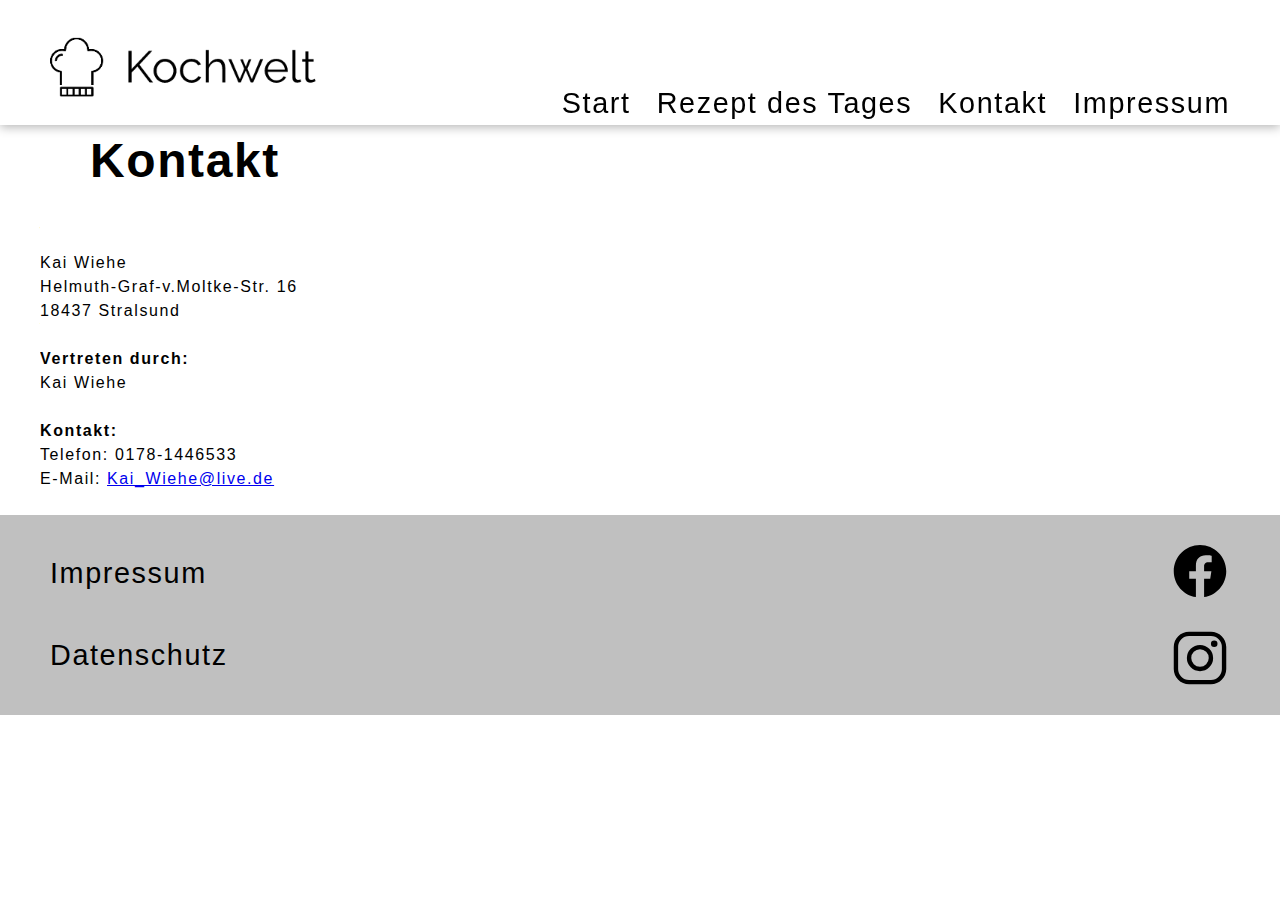
<file: base/kontakt.html>
<!DOCTYPE html>
<html lang="en">

<head>
    <meta charset="UTF-8">
    <meta http-equiv="X-UA-Compatible" content="IE=edge">
    <meta name="viewport" content="width=device-width, initial-scale=1.0">

    <title>Kontakt</title>

    <script src="script.js"></script>

    <link rel="stylesheet" href="../templates/header.css">
    <link rel="stylesheet" href="../templates/footer.css">
    <link rel="stylesheet" href="../base/stylebase.css">

    <style>
        .impressum {
            margin-left: 40px;
        }
    </style>

</head>

<body onload="includeHTML()">
    <header w3-include-html="../templates/header.html"></header>
    <div class='impressum'>
        <h1>Kontakt</h1>
        <br>
        <p> Kai Wiehe <br> Helmuth-Graf-v.Moltke-Str. 16<br> 18437 Stralsund <br>
        </p>
        <br>
        <p> <strong>Vertreten durch: </strong><br> Kai Wiehe<br>
        </p>
        <br>
        <p><strong>Kontakt:</strong> <br> Telefon: 0178-1446533<br> E-Mail: <a href='mailto:Kai_Wiehe@live.de'>Kai_Wiehe@live.de</a></br>
        </p>
        <br>
    </div>
    <footer w3-include-html="../templates/footer.html"></footer>

</body>

</html>
</file>
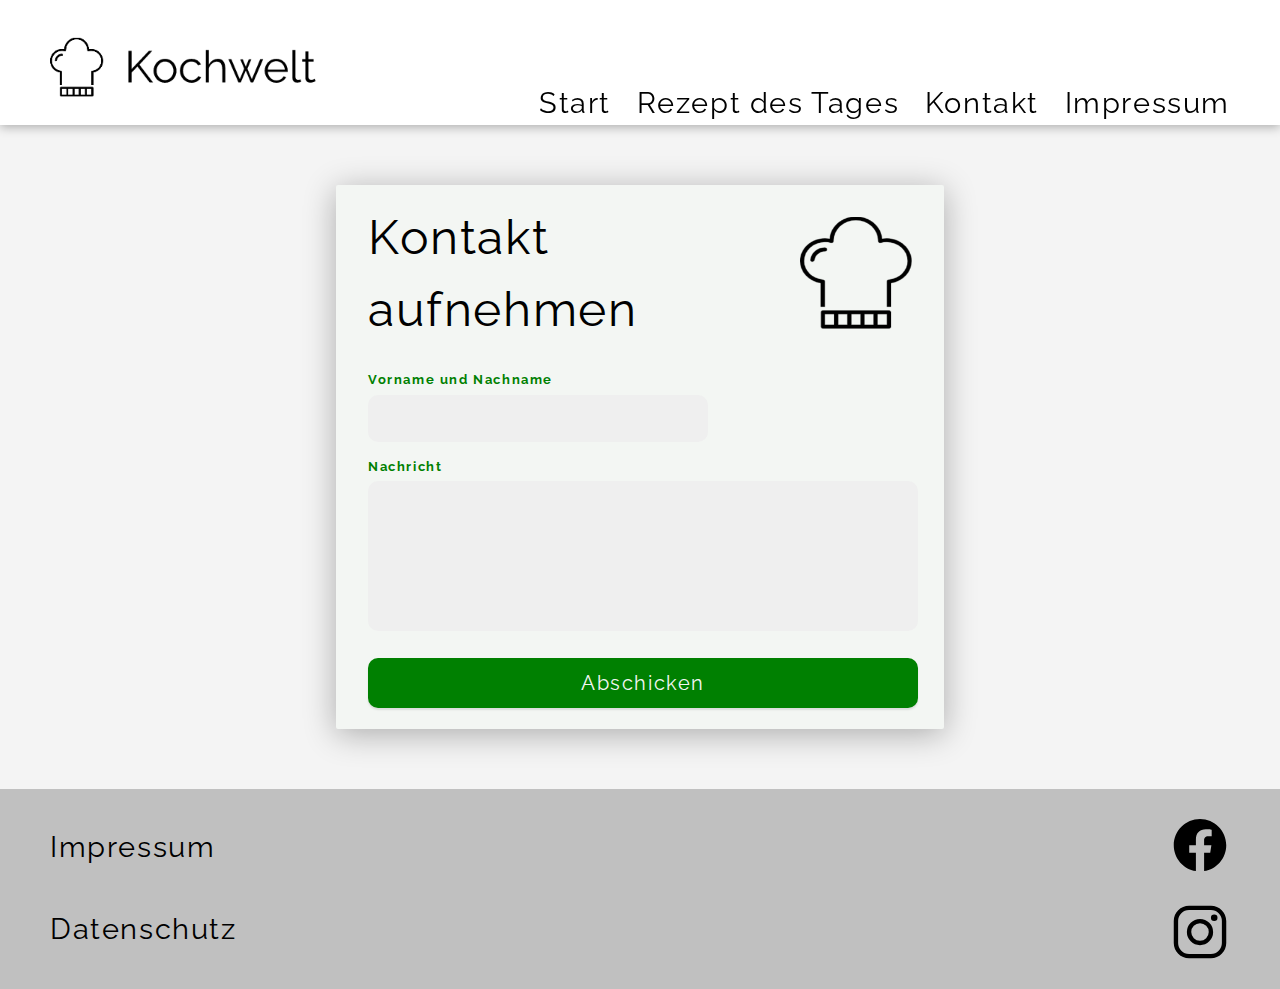
<file: form/send_mail.html>
<!DOCTYPE html>
<html lang="en">

<head>
    <meta charset="UTF-8">
    <meta name="viewport" content="width=device-width, initial-scale=1.0">
    <title>E-Mail</title>
    <link rel="stylesheet" href="send_mail_style.css">
    <link rel="stylesheet" href="../templates/header.css">
    <link rel="stylesheet" href="../templates/footer.css">
    <link rel="stylesheet" href="../base/stylebase.css">
    <script src="../base/script.js"></script>
    <!-- Raleway -->
    <link rel="preconnect" href="https://fonts.googleapis.com">
    <link rel="preconnect" href="https://fonts.gstatic.com" crossorigin>
    <link href="https://fonts.googleapis.com/css2?family=Playfair+Display:ital@1&family=Raleway:ital,wght@0,100;0,200;0,300;0,400;0,500;0,600;0,700;0,800;0,900;1,100;1,200;1,300;1,400;1,500;1,600;1,700;1,800;1,900&display=swap" rel="stylesheet">
</head>

<body onload="includeHTML()">
    <header w3-include-html="../templates/header.html"></header>
    <div class="content flex">
        <div class="form_container">
            <div class="form_headline flex">
                <h3>Kontakt aufnehmen</h3>
                <img src="img/logo_small.png" alt="cuisine_hat">
            </div>
            <div class="form_section flex">
                <form action="http://kai-wiehe.developerakademie.net/Kochwelt/form/send_mail.php" method="POST">
                    <p>Vorname und Nachname</p>
                    <input name="name" required>
                    <p>Nachricht</p>
                    <textarea name="message" required></textarea>
                    <button type="submit">Abschicken</button>
                </form>
            </div>
        </div>
    </div>
    <footer w3-include-html="../templates/footer.html"></footer>

</body>

</html>
</file>
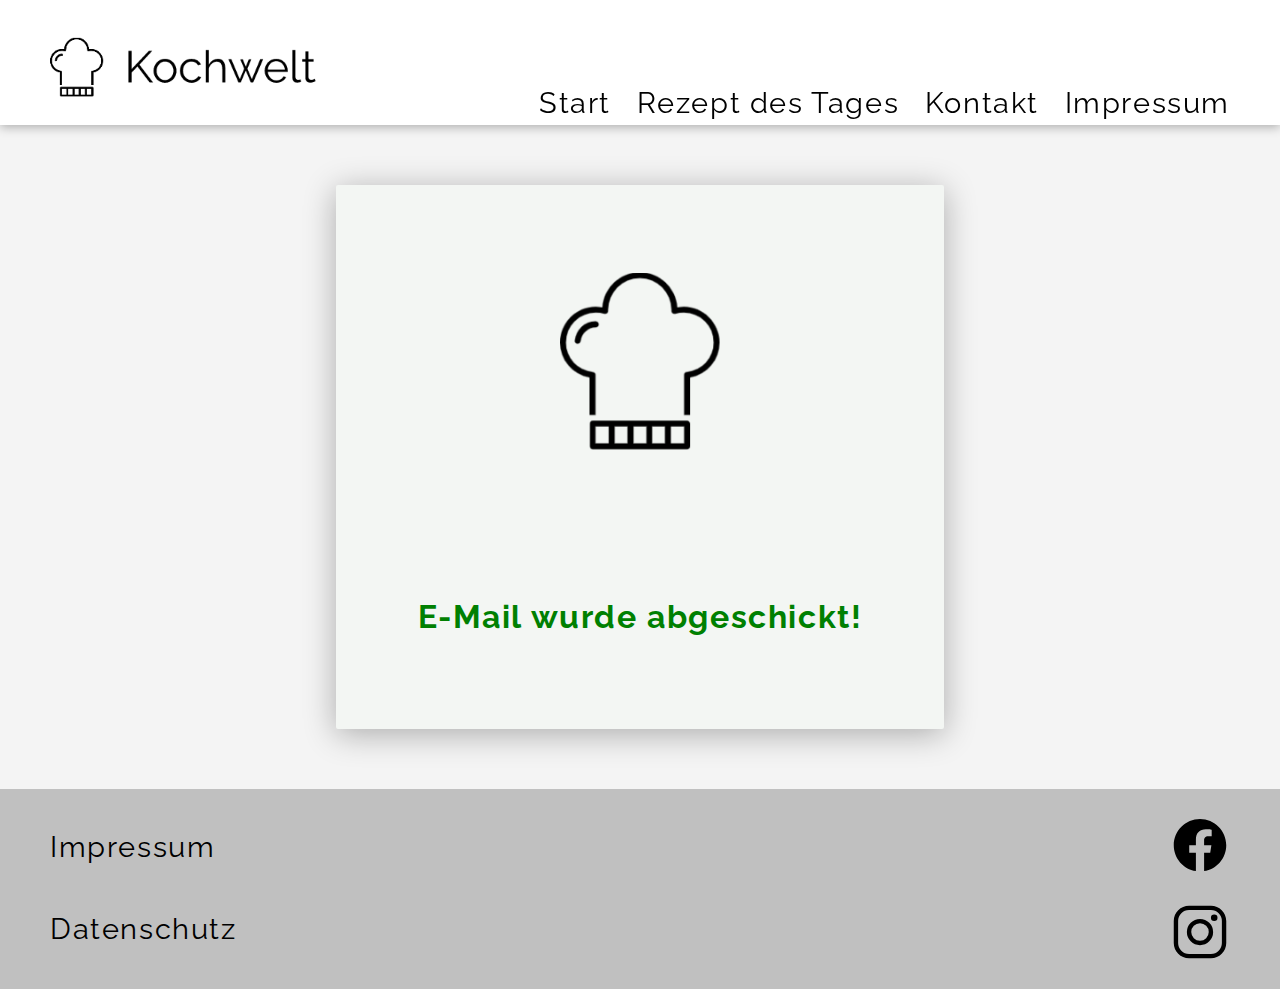
<file: form/success.html>
<!DOCTYPE html>
<html lang="en">

<head>
    <meta charset="UTF-8">
    <meta name="viewport" content="width=device-width, initial-scale=1.0">
    <title>Abgeschickt!</title>
    <link rel="stylesheet" href="send_mail_style.css">
    <link rel="stylesheet" href="../templates/header.css">
    <link rel="stylesheet" href="../templates/footer.css">
    <link rel="stylesheet" href="../base/stylebase.css">
    <script src="../base/script.js"></script>
    <!-- "Vorname und Nachname", "Nachricht", "Die Email wurde abgeschickt!" -->
    <link rel="preconnect" href="https://fonts.googleapis.com">
    <link rel="preconnect" href="https://fonts.gstatic.com" crossorigin>
    <link href="https://fonts.googleapis.com/css2?family=Playfair+Display:ital@1&family=Raleway:ital,wght@0,100;0,200;0,300;0,400;0,500;0,600;0,700;0,800;0,900;1,100;1,200;1,300;1,400;1,500;1,600;1,700;1,800;1,900&display=swap" rel="stylesheet">

</head>

<body onload="includeHTML()">
    <header w3-include-html="../templates/header.html"></header>

    <div class="content flex">
        <div class="response flex">
            <img src="img/logo_small.png" alt="cuisine_hat">
            <h1 class="h1">E-Mail wurde abgeschickt!</h1>
        </div>
    </div>
    <footer w3-include-html="../templates/footer.html"></footer>

</body>

</html>
</file>
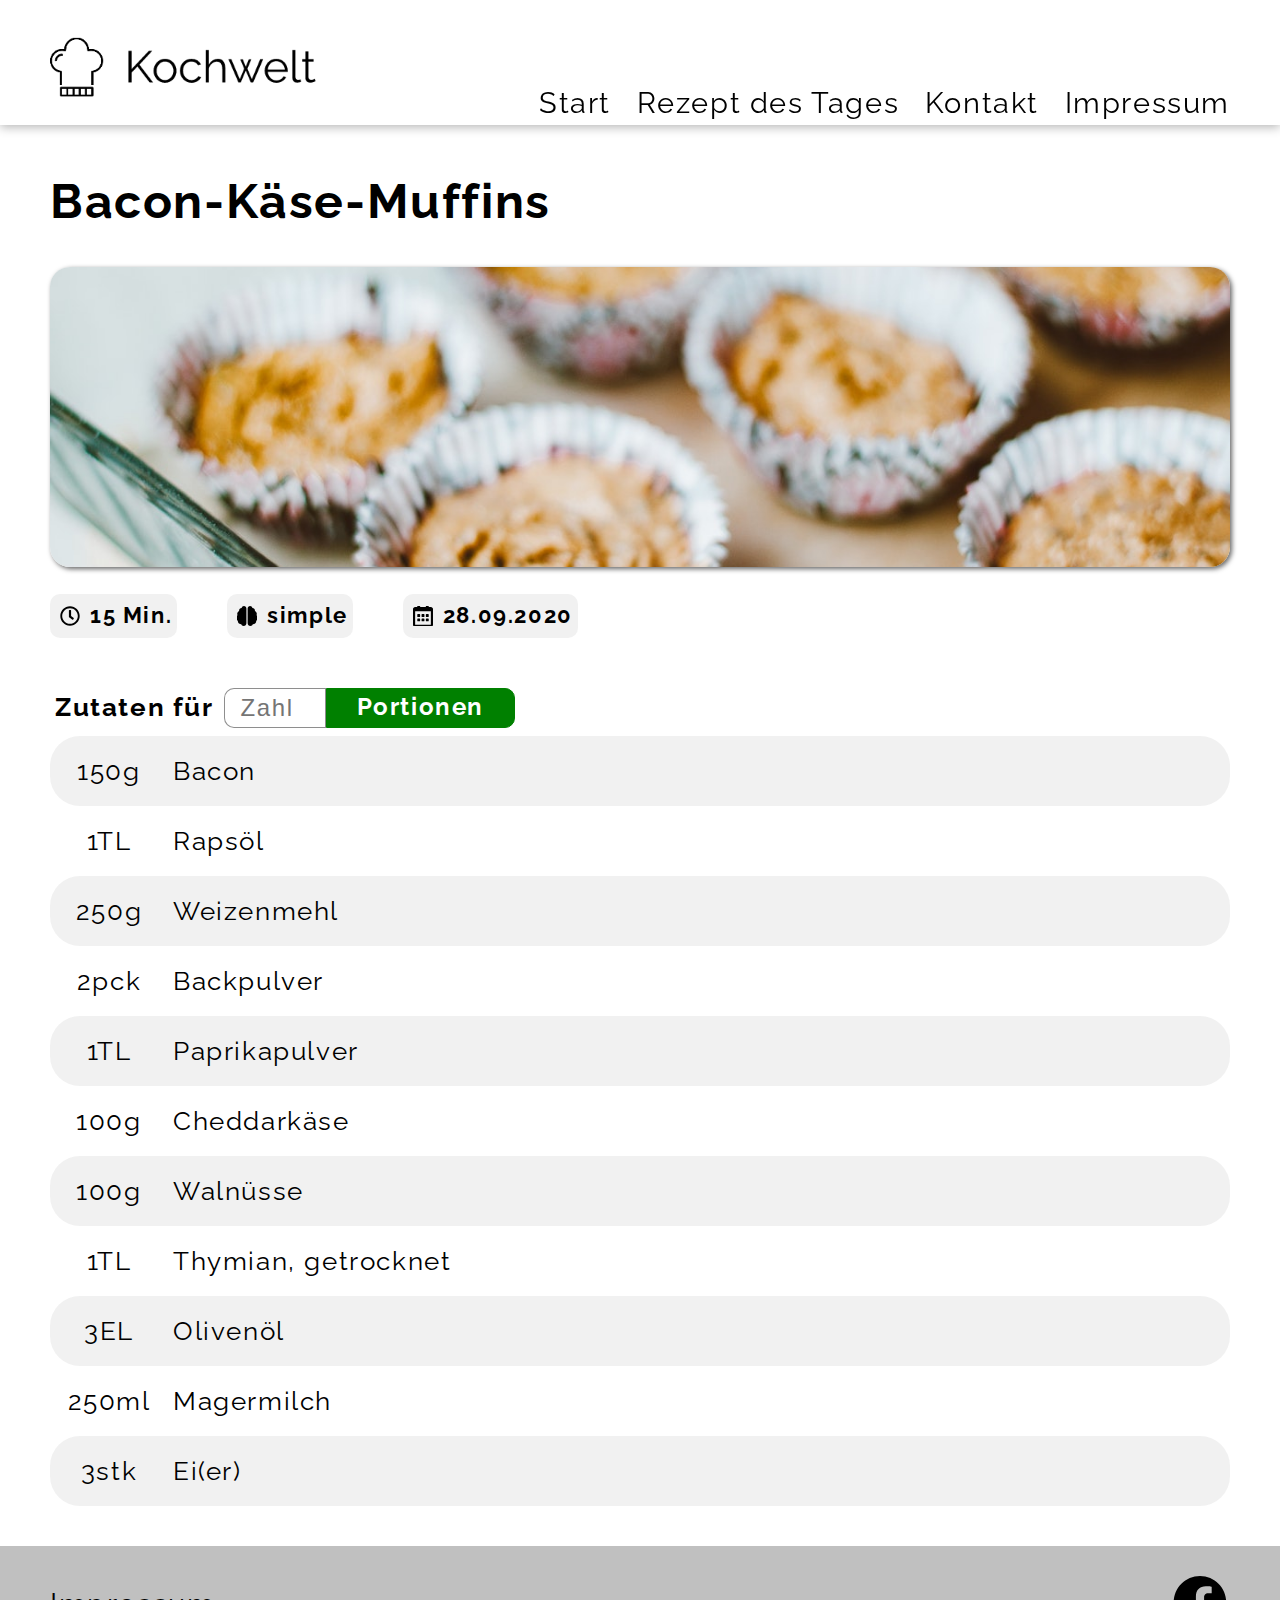
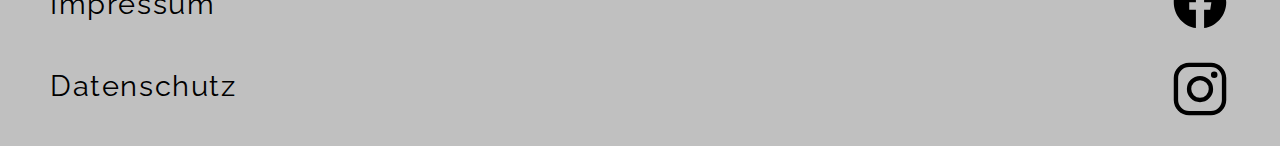
<file: rezepte/bacon-käse-muffins.html>
<!DOCTYPE html>
<html lang="en">

<head>
    <meta charset="UTF-8">
    <meta http-equiv="X-UA-Compatible" content="IE=edge">
    <meta name="viewport" content="width=device-width, initial-scale=1.0">

    <link rel="preconnect" href="https://fonts.googleapis.com">
    <link rel="preconnect" href="https://fonts.gstatic.com" crossorigin>
    <link href="https://fonts.googleapis.com/css2?family=Raleway:ital,wght@0,100;0,200;0,300;0,400;0,500;0,600;0,700;0,800;0,900;1,100;1,200;1,300;1,400;1,500;1,600;1,700;1,800;1,900&display=swap" rel="stylesheet">

    <title>Bacon-Käse-Muffins</title>

    <script src="../base/script.js"></script>
    <script>
        function calculate() {
            let personenzahl = +document.getElementById('inputfield').value;
            let calculate = personenzahl * 150;
            document.getElementById('1').innerHTML = `${calculate}g`;

            let calculate2 = personenzahl;
            document.getElementById('2').innerHTML = `${calculate2}TL`;

            let calculate3 = personenzahl * 250;
            document.getElementById('3').innerHTML = `${calculate3}g`;

            let calculate4 = personenzahl * 2;
            document.getElementById('4').innerHTML = `${calculate4}pck`;

            let calculate5 = personenzahl;
            document.getElementById('5').innerHTML = `${calculate5}TL`;

            let calculate6 = personenzahl * 100;
            document.getElementById('6').innerHTML = `${calculate6}g`;

            let calculate7 = personenzahl * 100;
            document.getElementById('7').innerHTML = `${calculate7}g`;

            let calculate8 = personenzahl;
            document.getElementById('8').innerHTML = `${calculate8}TL`;

            let calculate9 = personenzahl * 3;
            document.getElementById('9').innerHTML = `${calculate9}EL`;

            let calculate10 = personenzahl * 250;
            document.getElementById('10').innerHTML = `${calculate10}ml`;

            let calculate11 = personenzahl * 3;
            document.getElementById('11').innerHTML = `${calculate11}stk`;
        }
    </script>

    <link rel="stylesheet" href="../base/stylebase.css">
    <link rel="stylesheet" href="../base/rezept.css">
    <link rel="stylesheet" href="../templates/header.css">
    <link rel="stylesheet" href="../templates/footer.css">
</head>

<body onload="includeHTML()">
    <header w3-include-html="../templates/header.html"></header>
    <section id="headline">
        <h1>Bacon-Käse-Muffins</h1>
        <img src="../img/pexels-roman-odintsov-5847177.jpg" alt="Griechischer Bauernsalat" class="rounded-square rezeptimg">
        <div class="informations flex">
            <h3 class="flex"><img src="../img/icons/clock-regular.svg" alt="Clock icon">15 Min.</h3>
            <h3 class="flex"><img src="../img/icons/brain-solid.svg" alt="Brain icon">simple</h3>
            <h3 class="flex"><img src="../img/icons/calendar-alt-regular.svg" alt="calender icon">28.09.2020</h3>
        </div>
    </section>
    <section id="rezept">
        <table>
            <tr>
                <th class="flex">Zutaten für
                    <div class="flex">
                        <input id="inputfield" type="number" min="1" placeholder="Zahl">
                        <a title="Portionen berechnen" class="button" onclick="calculate()">Portionen</a>
                    </div>
                </th>
            </tr>
        </table>
        <table>
            <tr class="bg1">
                <td id="1">150g</td>
                <td>Bacon</td>
            </tr>
            <tr>
                <td id="2">1TL</td>
                <td>Rapsöl</td>
            </tr>
            <tr class="bg1">
                <td id="3">250g</td>
                <td>Weizenmehl</td>
            </tr>
            <tr>
                <td id="4">2pck</td>
                <td>Backpulver</td>
            </tr>
            <tr class="bg1">
                <td id="5">1TL</td>
                <td>Paprikapulver</td>
            </tr>
            <tr>
                <td id="6">100g</td>
                <td>Cheddarkäse</td>
            </tr>
            <tr class="bg1">
                <td id="7">100g</td>
                <td>Walnüsse</td>
            </tr>
            <tr>
                <td id="8">1TL</td>
                <td>Thymian, getrocknet</td>
            </tr>
            <tr class="bg1">
                <td id="9">3EL</td>
                <td>Olivenöl</td>
            </tr>
            <tr>
                <td id="10">250ml</td>
                <td>Magermilch</td>
            </tr>
            <tr class="bg1">
                <td id="11">3stk</td>
                <td>Ei(er)</td>
            </tr>
        </table>
    </section>
    <footer w3-include-html="../templates/footer.html"></footer>
</body>

</html>
</file>
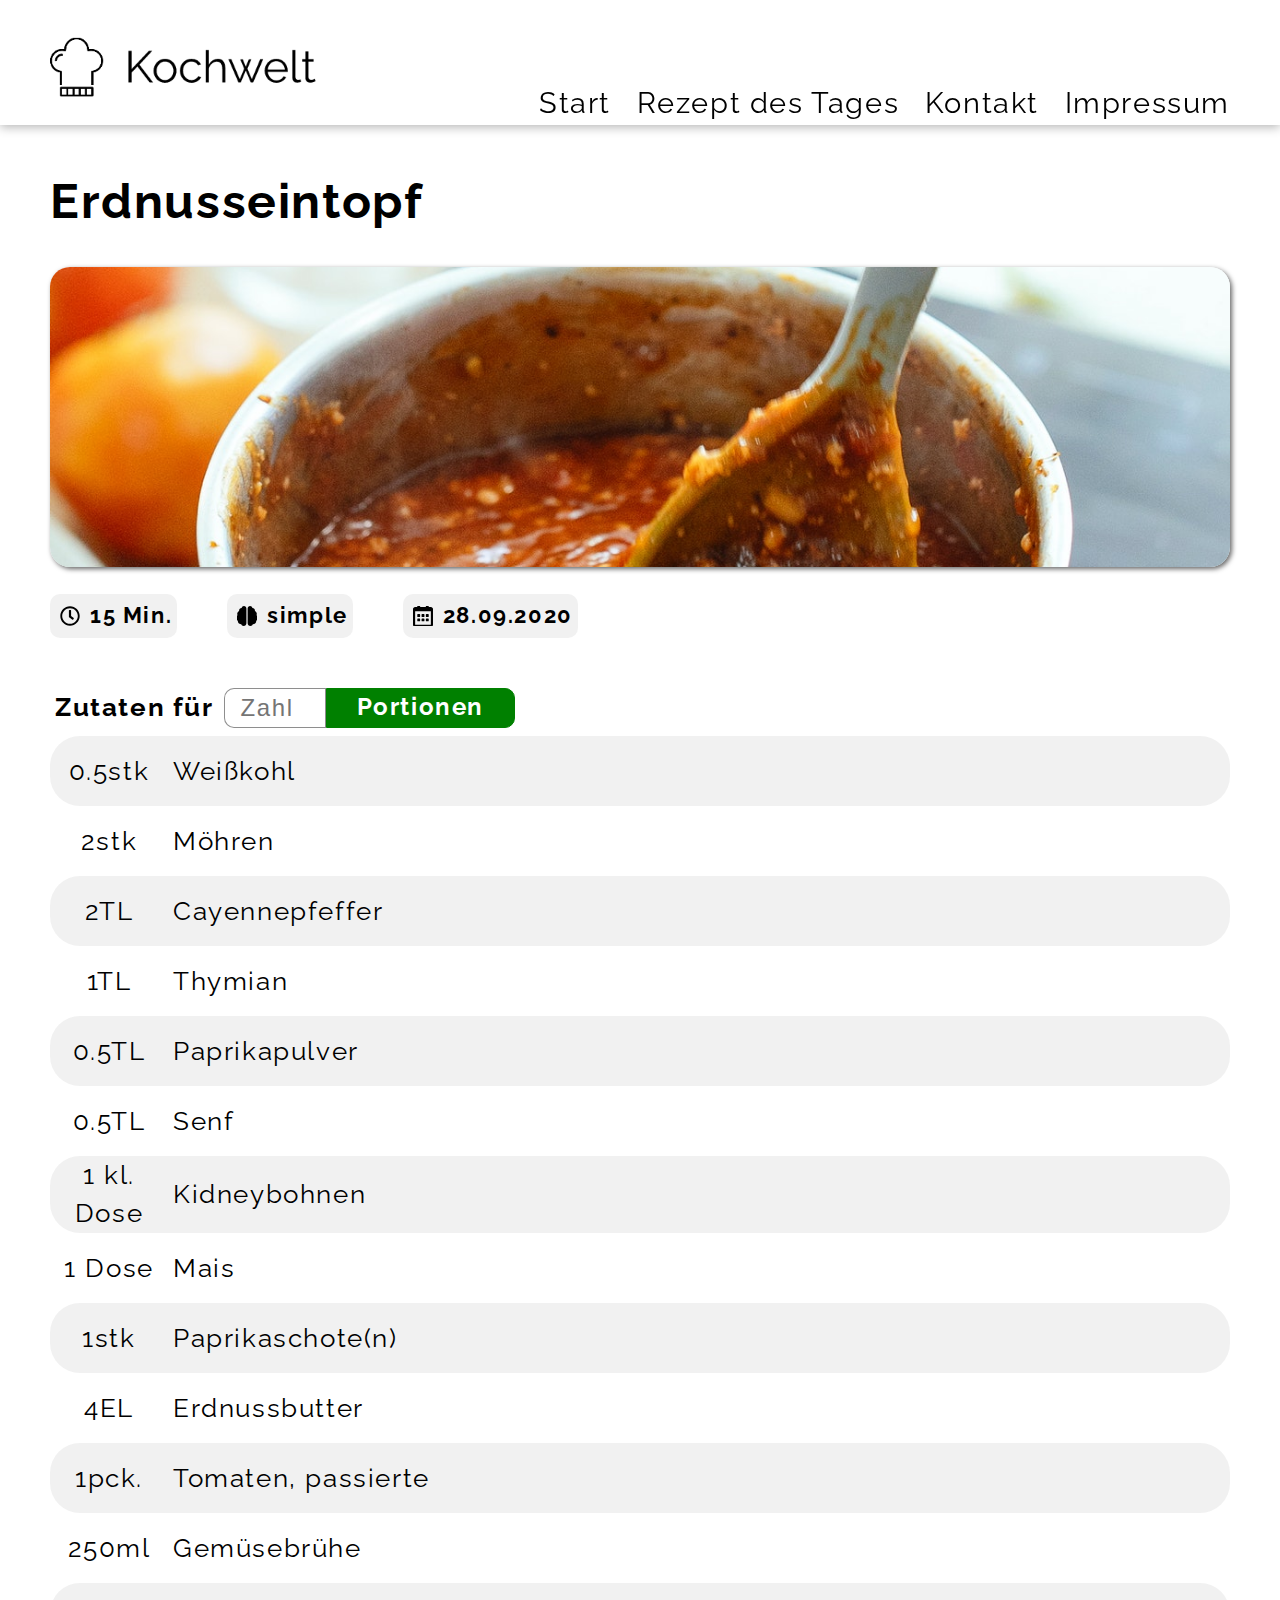
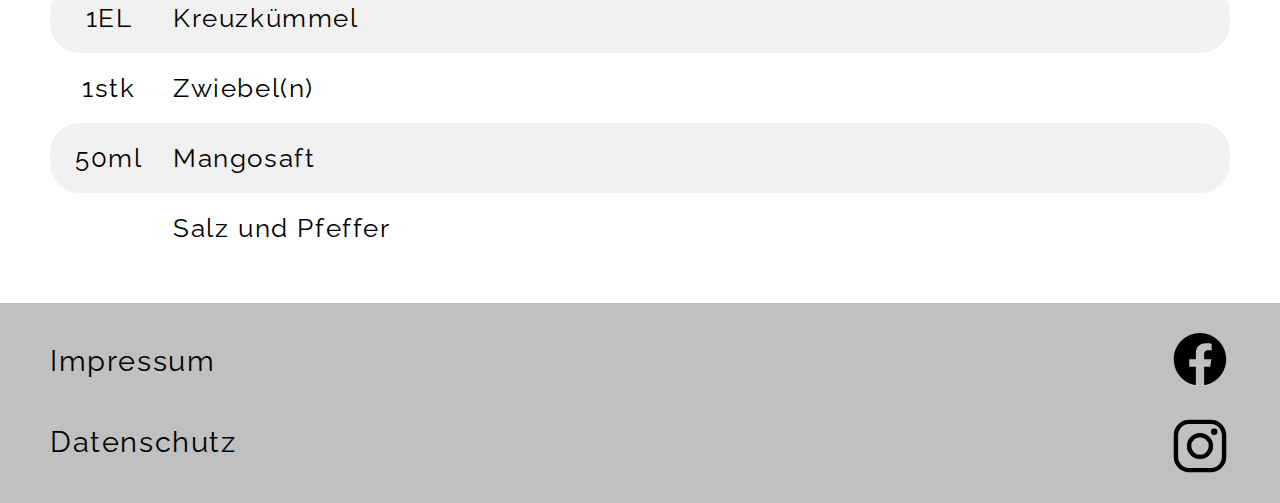
<file: rezepte/erdnusseintopf.html>
<!DOCTYPE html>
<html lang="en">

<head>
    <meta charset="UTF-8">
    <meta http-equiv="X-UA-Compatible" content="IE=edge">
    <meta name="viewport" content="width=device-width, initial-scale=1.0">

    <link rel="preconnect" href="https://fonts.googleapis.com">
    <link rel="preconnect" href="https://fonts.gstatic.com" crossorigin>
    <link href="https://fonts.googleapis.com/css2?family=Raleway:ital,wght@0,100;0,200;0,300;0,400;0,500;0,600;0,700;0,800;0,900;1,100;1,200;1,300;1,400;1,500;1,600;1,700;1,800;1,900&display=swap" rel="stylesheet">

    <title>Erdnusseintopf</title>

    <script src="../base/script.js"></script>
    <script>
        function calculate() {
            let personenzahl = +document.getElementById('inputfield').value;
            let calculate = personenzahl * 0.5;
            document.getElementById('1').innerHTML = `${calculate}stk`;

            let calculate2 = personenzahl * 2;
            document.getElementById('2').innerHTML = `${calculate2}stk`;

            let calculate3 = personenzahl * 2;
            document.getElementById('3').innerHTML = `${calculate3}TL`;

            let calculate4 = personenzahl;
            document.getElementById('4').innerHTML = `${calculate4}TL`;

            let calculate5 = personenzahl * 0.5;
            document.getElementById('5').innerHTML = `${calculate5}TL`;

            let calculate6 = personenzahl * 0.5;
            document.getElementById('6').innerHTML = `${calculate6}TL`;

            let calculate7 = personenzahl;
            document.getElementById('7').innerHTML = `${calculate7}kl. Dose`;

            let calculate8 = personenzahl;
            document.getElementById('8').innerHTML = `${calculate8}Dose`;

            let calculate9 = personenzahl;
            document.getElementById('9').innerHTML = `${calculate9}stk`;

            let calculate10 = personenzahl * 4;
            document.getElementById('10').innerHTML = `${calculate10}EL`;

            let calculate11 = personenzahl;
            document.getElementById('11').innerHTML = `${calculate11}pck`;

            let calculate12 = personenzahl * 250;
            document.getElementById('12').innerHTML = `${calculate12}ml`;

            let calculate13 = personenzahl;
            document.getElementById('13').innerHTML = `${calculate13}EL`;

            let calculate14 = personenzahl;
            document.getElementById('14').innerHTML = `${calculate14}stk`;

            let calculate15 = personenzahl * 50;
            document.getElementById('15').innerHTML = `${calculate15}ml`;
        }
    </script>

    <link rel="stylesheet" href="../base/stylebase.css">
    <link rel="stylesheet" href="../base/rezept.css">
    <link rel="stylesheet" href="../templates/header.css">
    <link rel="stylesheet" href="../templates/footer.css">
</head>

<body onload="includeHTML()">
    <header w3-include-html="../templates/header.html"></header>
    <section id="headline">
        <h1>Erdnusseintopf</h1>
        <img src="../img/pexels-katerina-holmes-5907619.jpg" alt="Griechischer Bauernsalat" class="rounded-square rezeptimg">
        <div class="informations flex">
            <h3 class="flex"><img src="../img/icons/clock-regular.svg" alt="Clock icon">15 Min.</h3>
            <h3 class="flex"><img src="../img/icons/brain-solid.svg" alt="Brain icon">simple</h3>
            <h3 class="flex"><img src="../img/icons/calendar-alt-regular.svg" alt="calender icon">28.09.2020</h3>
        </div>
    </section>
    <section id="rezept">
        <table>
            <tr>
                <th class="flex">Zutaten für
                    <div class="flex">
                        <input id="inputfield" type="number" min="1" placeholder="Zahl">
                        <a title="Portionen berechnen" class="button" onclick="calculate()">Portionen</a>
                    </div>
                </th>
            </tr>
        </table>
        <table>
            <tr class="bg1">
                <td id="1">0.5stk</td>
                <td>Weißkohl</td>
            </tr>
            <tr>
                <td id="2">2stk</td>
                <td>Möhren</td>
            </tr>
            <tr class="bg1">
                <td id="3">2TL</td>
                <td>Cayennepfeffer</td>
            </tr>
            <tr>
                <td id="4">1TL</td>
                <td>Thymian</td>
            </tr>
            <tr class="bg1">
                <td id="5">0.5TL</td>
                <td>Paprikapulver</td>
            </tr>
            <tr>
                <td id="6">0.5TL</td>
                <td>Senf</td>
            </tr>
            <tr class="bg1">
                <td id="7">1 kl. Dose</td>
                <td>Kidneybohnen</td>
            </tr>
            <tr>
                <td id="8">1 Dose</td>
                <td>Mais</td>
            </tr>
            <tr class="bg1">
                <td id="9">1stk</td>
                <td>Paprikaschote(n)</td>
            </tr>
            <tr>
                <td id="10">4EL</td>
                <td>Erdnussbutter</td>
            </tr>
            <tr class="bg1">
                <td id="11">1pck.</td>
                <td>Tomaten, passierte</td>
            </tr>
            <tr>
                <td id="12">250ml</td>
                <td>Gemüsebrühe</td>
            </tr>
            <tr class="bg1">
                <td id="13">1EL</td>
                <td>Kreuzkümmel</td>
            </tr>
            <tr>
                <td id="14">1stk</td>
                <td>Zwiebel(n)</td>
            </tr>
            <tr class="bg1">
                <td id="15">50ml</td>
                <td>Mangosaft</td>
            </tr>
            <tr>
                <td></td>
                <td>Salz und Pfeffer</td>
            </tr>

        </table>
    </section>
    <footer w3-include-html="../templates/footer.html"></footer>
</body>

</html>
</file>
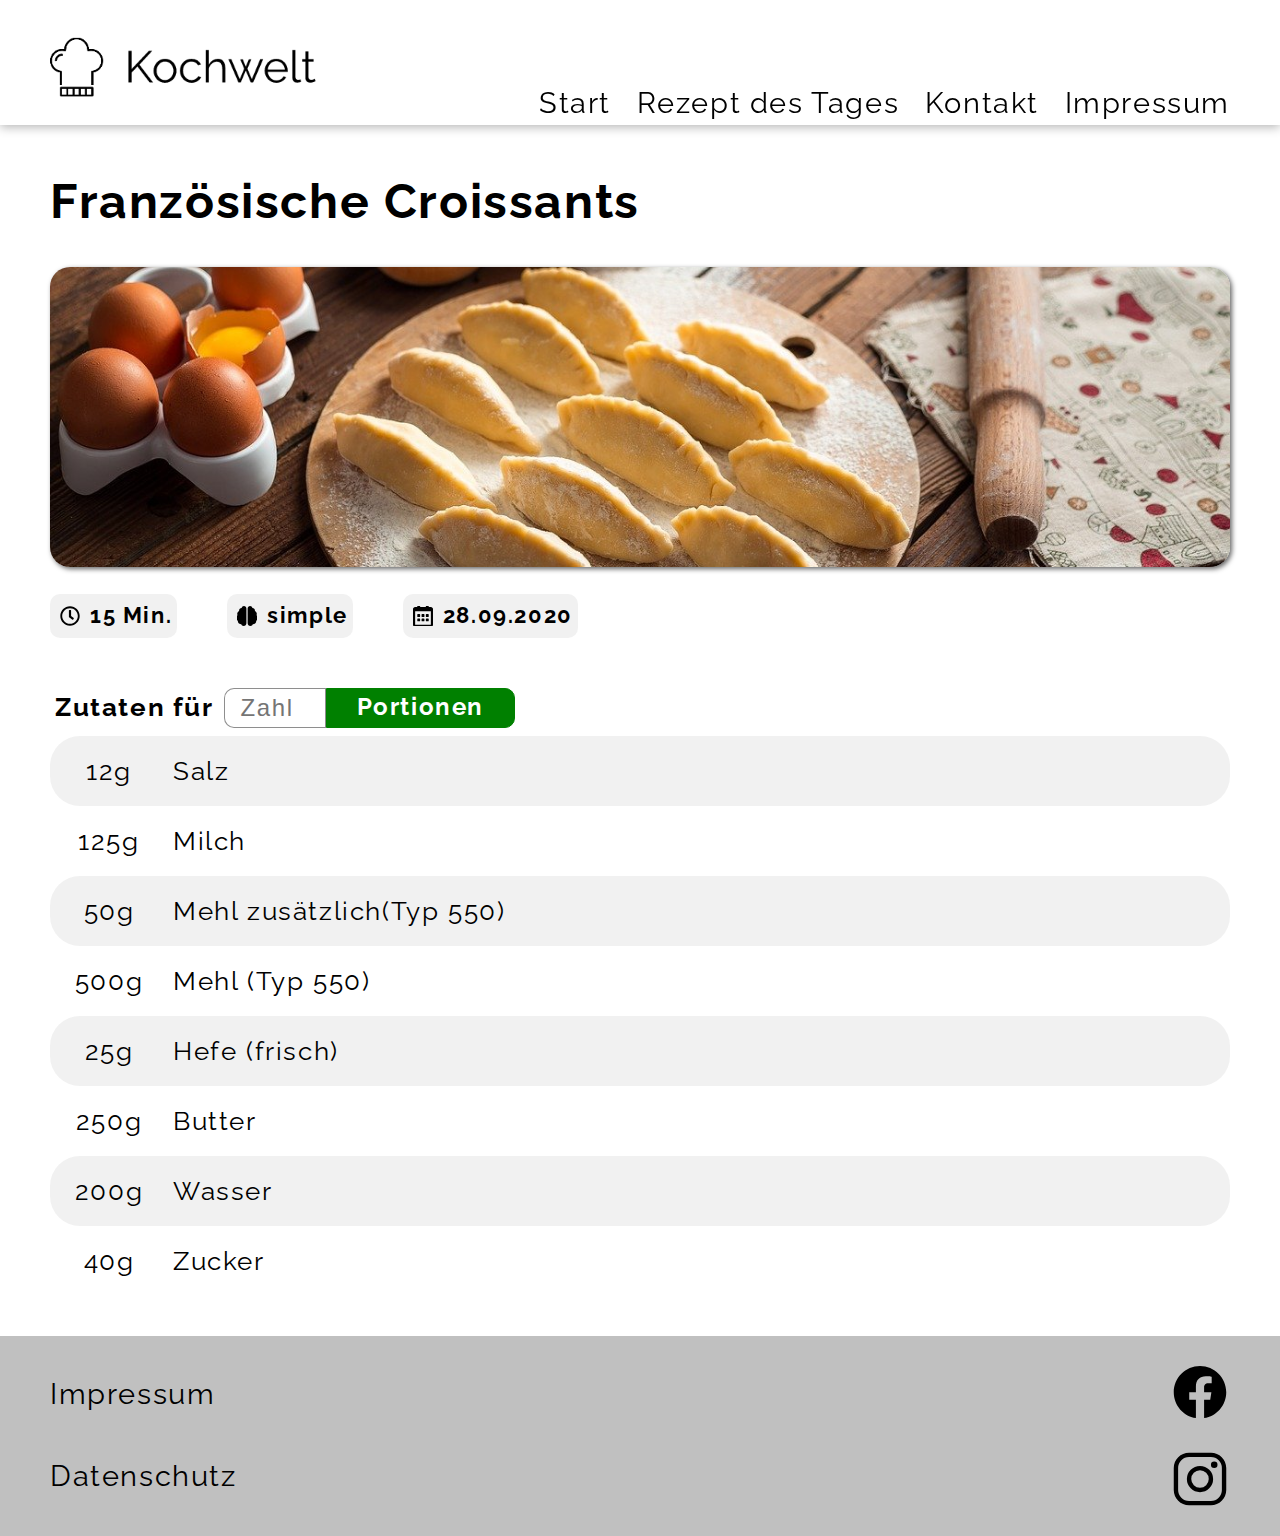
<file: rezepte/französicheCroissants.html>
<!DOCTYPE html>
<html lang="en">

<head>
    <meta charset="UTF-8">
    <meta http-equiv="X-UA-Compatible" content="IE=edge">
    <meta name="viewport" content="width=device-width, initial-scale=1.0">

    <link rel="preconnect" href="https://fonts.googleapis.com">
    <link rel="preconnect" href="https://fonts.gstatic.com" crossorigin>
    <link href="https://fonts.googleapis.com/css2?family=Raleway:ital,wght@0,100;0,200;0,300;0,400;0,500;0,600;0,700;0,800;0,900;1,100;1,200;1,300;1,400;1,500;1,600;1,700;1,800;1,900&display=swap" rel="stylesheet">

    <title>Griechischer Bauernsalat</title>

    <script src="../base/script.js"></script>
    <script>
        function calculate() {
            let personenzahl = +document.getElementById('inputfield').value;
            let calculate = personenzahl * 12;
            document.getElementById('1').innerHTML = `${calculate}g`;

            let calculate2 = personenzahl * 125;
            document.getElementById('2').innerHTML = `${calculate2}g`;

            let calculate3 = personenzahl * 50;
            document.getElementById('3').innerHTML = `${calculate3}g`;

            let calculate4 = personenzahl * 500;
            document.getElementById('4').innerHTML = `${calculate4}g`;

            let calculate5 = personenzahl * 25;
            document.getElementById('5').innerHTML = `${calculate5}g`;

            let calculate6 = personenzahl * 250;
            document.getElementById('6').innerHTML = `${calculate6}g`;

            let calculate7 = personenzahl * 200;
            document.getElementById('7').innerHTML = `${calculate7}g`;

            let calculate8 = personenzahl * 40;
            document.getElementById('8').innerHTML = `${calculate8}g`;
        }
    </script>

    <link rel="stylesheet" href="../base/stylebase.css">
    <link rel="stylesheet" href="../base/rezept.css">
    <link rel="stylesheet" href="../templates/header.css">
    <link rel="stylesheet" href="../templates/footer.css">
</head>

<body onload="includeHTML()">
    <header w3-include-html="../templates/header.html"></header>
    <section id="headline">
        <h1>Französische Croissants</h1>
        <img src="../img/croissant.jpg" alt="Griechischer Bauernsalat" class="rounded-square rezeptimg">
        <div class="informations flex">
            <h3 class="flex"><img src="../img/icons/clock-regular.svg" alt="Clock icon">15 Min.</h3>
            <h3 class="flex"><img src="../img/icons/brain-solid.svg" alt="Brain icon">simple</h3>
            <h3 class="flex"><img src="../img/icons/calendar-alt-regular.svg" alt="calender icon">28.09.2020</h3>
        </div>
    </section>
    <section id="rezept">
        <table>
            <tr>
                <th class="flex">Zutaten für
                    <div class="flex">
                        <input id="inputfield" type="number" min="1" placeholder="Zahl">
                        <a title="Portionen berechnen" class="button" onclick="calculate()">Portionen</a>
                    </div>
                </th>
            </tr>
        </table>
        <table>
            <tr class="bg1">
                <td id="1">12g</td>
                <td>Salz</td>
            </tr>
            <tr>
                <td id="2">125g</td>
                <td>Milch</td>
            </tr>
            <tr class="bg1">
                <td id="3">50g</td>
                <td>Mehl zusätzlich(Typ 550)</td>
            </tr>
            <tr>
                <td id="4">500g</td>
                <td>Mehl (Typ 550)</td>
            </tr>
            <tr class="bg1">
                <td id="5">25g</td>
                <td>Hefe (frisch)</td>
            </tr>
            <tr>
                <td id="6">250g</td>
                <td>Butter</td>
            </tr>
            <tr class="bg1">
                <td id="7">200g</td>
                <td>Wasser</td>
            </tr>
            <tr>
                <td id="8">40g</td>
                <td>Zucker</td>
            </tr>

        </table>
    </section>
    <footer w3-include-html="../templates/footer.html"></footer>
</body>

</html>
</file>
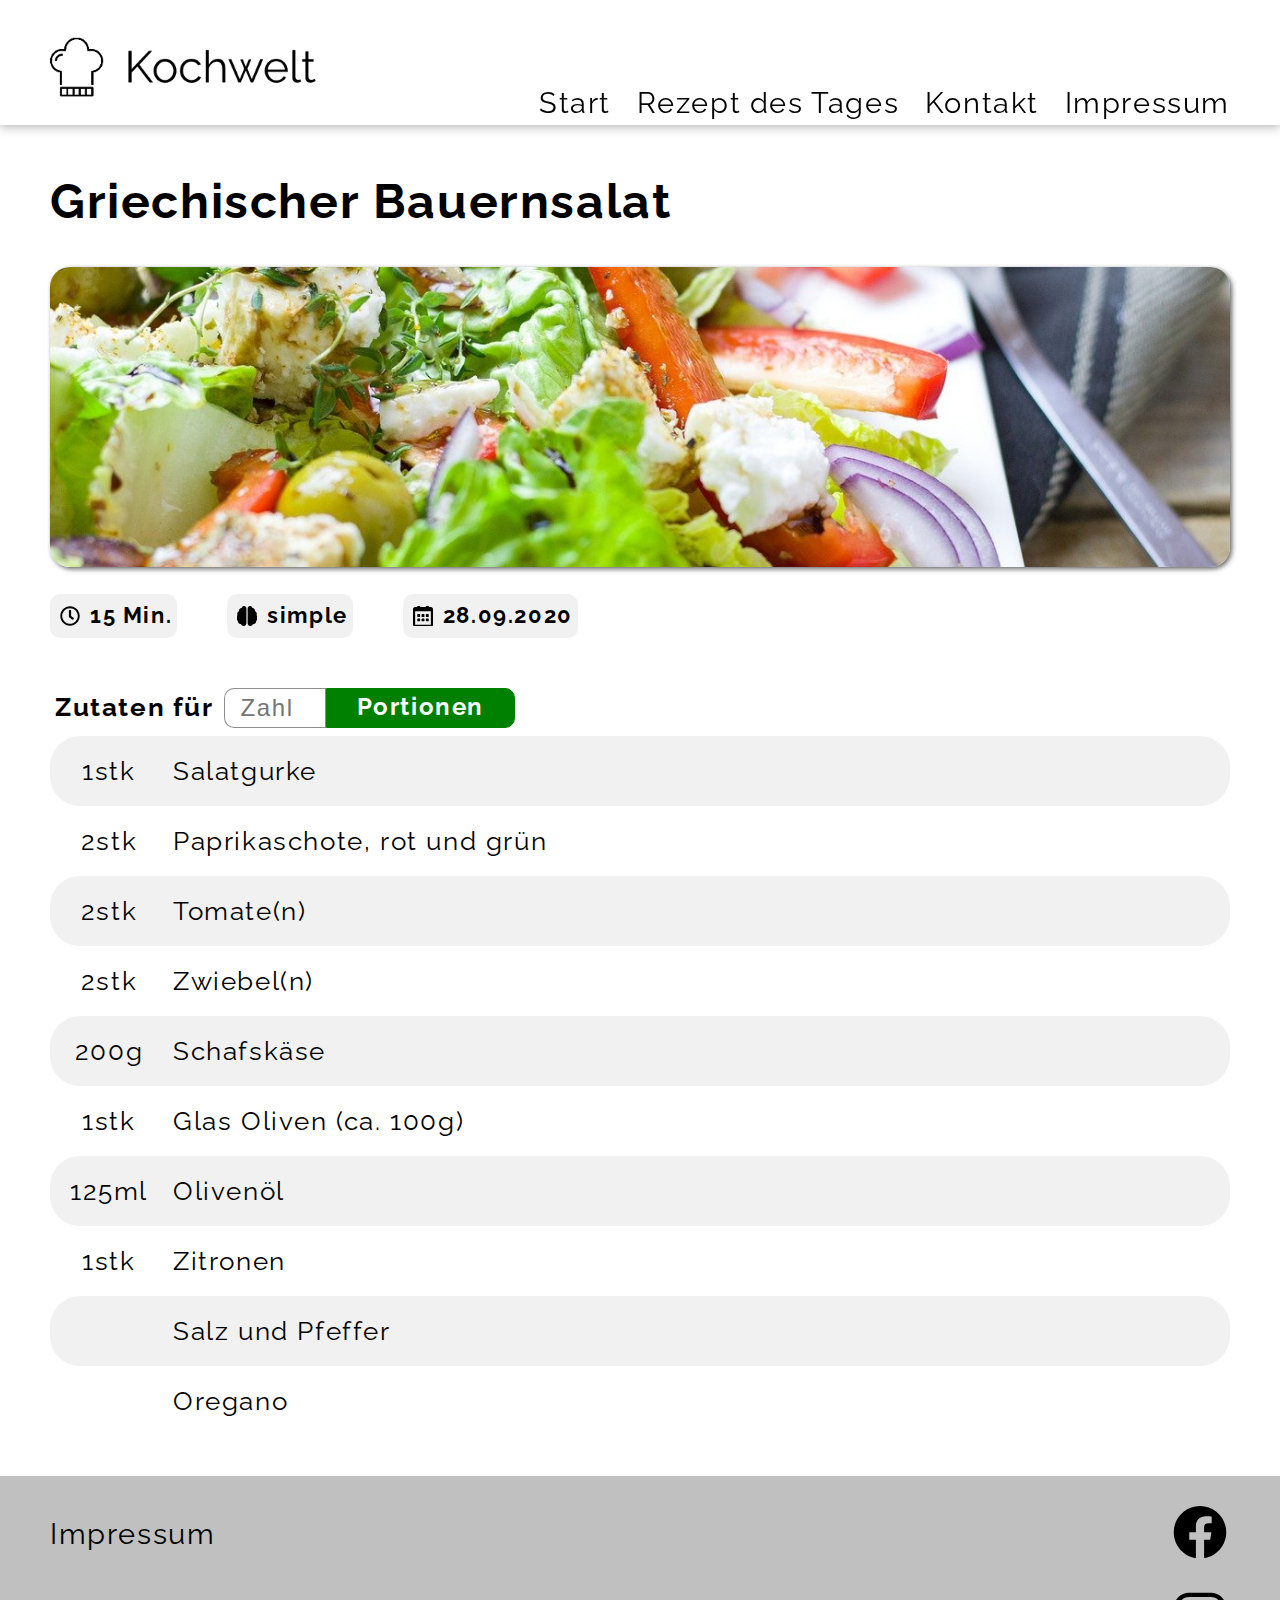
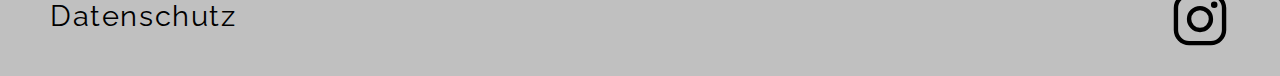
<file: rezepte/grichischerBauernsalat.html>
<!DOCTYPE html>
<html lang="en">

<head>
    <meta charset="UTF-8">
    <meta http-equiv="X-UA-Compatible" content="IE=edge">
    <meta name="viewport" content="width=device-width, initial-scale=1.0">

    <link rel="preconnect" href="https://fonts.googleapis.com">
    <link rel="preconnect" href="https://fonts.gstatic.com" crossorigin>
    <link href="https://fonts.googleapis.com/css2?family=Raleway:ital,wght@0,100;0,200;0,300;0,400;0,500;0,600;0,700;0,800;0,900;1,100;1,200;1,300;1,400;1,500;1,600;1,700;1,800;1,900&display=swap" rel="stylesheet">

    <title>Griechischer Bauernsalat</title>

    <script src="../base/script.js"></script>
    <script>
        function calculate() {
            let personenzahl = +document.getElementById('inputfield').value;
            let calculate = personenzahl;
            document.getElementById('1').innerHTML = `${calculate}stk`;

            let calculate2 = personenzahl * 2;
            document.getElementById('2').innerHTML = `${calculate2}stk`;

            let calculate3 = personenzahl * 2;
            document.getElementById('3').innerHTML = `${calculate3}stk`;

            let calculate4 = personenzahl * 2;
            document.getElementById('4').innerHTML = `${calculate4}stk`;

            let calculate5 = personenzahl * 200;
            document.getElementById('5').innerHTML = `${calculate5}g`;

            let calculate6 = personenzahl;
            document.getElementById('6').innerHTML = `${calculate6}stk`;

            let calculate7 = personenzahl * 125;
            document.getElementById('7').innerHTML = `${calculate7}ml`;

            let calculate8 = personenzahl;
            document.getElementById('8').innerHTML = `${calculate8}stk`;
        }
    </script>

    <link rel="stylesheet" href="../base/stylebase.css">
    <link rel="stylesheet" href="../base/rezept.css">
    <link rel="stylesheet" href="../templates/header.css">
    <link rel="stylesheet" href="../templates/footer.css">
</head>

<body onload="includeHTML()">
    <header w3-include-html="../templates/header.html"></header>
    <section id="headline">
        <h1>Griechischer Bauernsalat</h1>
        <img src="../img/salad.jpg" alt="Griechischer Bauernsalat" class="rounded-square rezeptimg">
        <div class="informations flex">
            <h3 class="flex"><img src="../img/icons/clock-regular.svg" alt="Clock icon">15 Min.</h3>
            <h3 class="flex"><img src="../img/icons/brain-solid.svg" alt="Brain icon">simple</h3>
            <h3 class="flex"><img src="../img/icons/calendar-alt-regular.svg" alt="calender icon">28.09.2020</h3>
        </div>
    </section>
    <section id="rezept">
        <table>
            <tr>
                <th class="flex">Zutaten für
                    <div class="flex">
                        <input id="inputfield" type="number" min="1" placeholder="Zahl">
                        <a title="Portionen berechnen" class="button" onclick="calculate()">Portionen</a>
                    </div>
                </th>
            </tr>
        </table>
        <table>
            <tr class="bg1">
                <td id="1">1stk</td>
                <td>Salatgurke</td>
            </tr>
            <tr>
                <td id="2">2stk</td>
                <td>Paprikaschote, rot und grün</td>
            </tr>
            <tr class="bg1">
                <td id="3">2stk</td>
                <td>Tomate(n)</td>
            </tr>
            <tr>
                <td id="4">2stk</td>
                <td>Zwiebel(n)</td>
            </tr>
            <tr class="bg1">
                <td id="5">200g</td>
                <td>Schafskäse</td>
            </tr>
            <tr>
                <td id="6">1stk</td>
                <td>Glas Oliven (ca. 100g)</td>
            </tr>
            <tr class="bg1">
                <td id="7">125ml</td>
                <td>Olivenöl</td>
            </tr>
            <tr>
                <td id="8">1stk</td>
                <td>Zitronen</td>
            </tr>
            <tr class="bg1">
                <td></td>
                <td>Salz und Pfeffer</td>
            </tr>
            <tr>
                <td></td>
                <td>Oregano</td>
            </tr>

        </table>
    </section>
    <footer w3-include-html="../templates/footer.html"></footer>
</body>

</html>
</file>
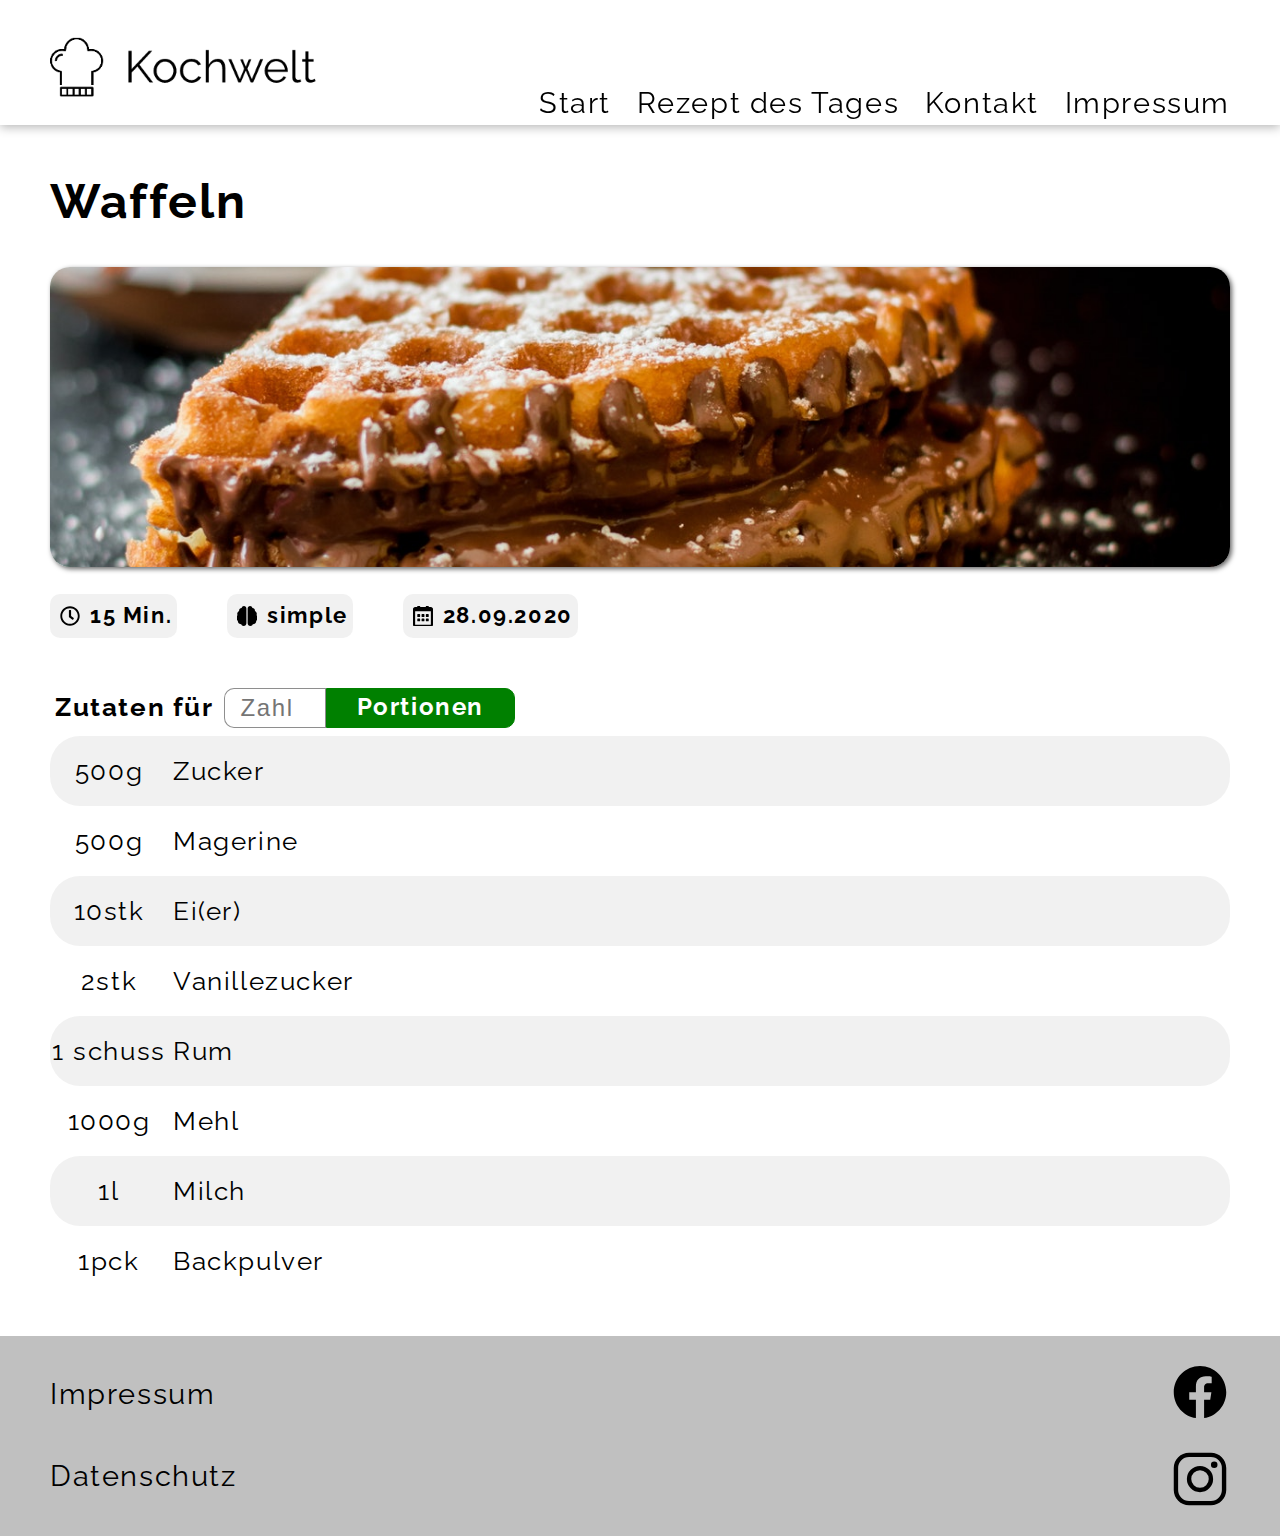
<file: rezepte/waffeln.html>
<!DOCTYPE html>
<html lang="en">

<head>
    <meta charset="UTF-8">
    <meta http-equiv="X-UA-Compatible" content="IE=edge">
    <meta name="viewport" content="width=device-width, initial-scale=1.0">

    <link rel="preconnect" href="https://fonts.googleapis.com">
    <link rel="preconnect" href="https://fonts.gstatic.com" crossorigin>
    <link href="https://fonts.googleapis.com/css2?family=Raleway:ital,wght@0,100;0,200;0,300;0,400;0,500;0,600;0,700;0,800;0,900;1,100;1,200;1,300;1,400;1,500;1,600;1,700;1,800;1,900&display=swap" rel="stylesheet">

    <title>Waffeln</title>

    <script src="../base/script.js"></script>
    <script>
        function calculate() {
            let personenzahl = +document.getElementById('inputfield').value;
            let calculate = personenzahl * 500;
            document.getElementById('1').innerHTML = `${calculate}g`;

            let calculate2 = personenzahl * 500;
            document.getElementById('2').innerHTML = `${calculate2}g`;

            let calculate3 = personenzahl * 10;
            document.getElementById('3').innerHTML = `${calculate3}stk`;

            let calculate4 = personenzahl * 2;
            document.getElementById('4').innerHTML = `${calculate4}stk`;

            let calculate5 = personenzahl;
            document.getElementById('5').innerHTML = `${calculate5} schuss`;

            let calculate6 = personenzahl * 1000;
            document.getElementById('6').innerHTML = `${calculate6}g`;

            let calculate7 = personenzahl;
            document.getElementById('7').innerHTML = `${calculate7}l`;

            let calculate8 = personenzahl;
            document.getElementById('8').innerHTML = `${calculate8}pck`;
        }
    </script>

    <link rel="stylesheet" href="../base/stylebase.css">
    <link rel="stylesheet" href="../base/rezept.css">
    <link rel="stylesheet" href="../templates/header.css">
    <link rel="stylesheet" href="../templates/footer.css">
</head>

<body onload="includeHTML()">
    <header w3-include-html="../templates/header.html"></header>
    <section id="headline">
        <h1>Waffeln</h1>
        <img src="../img/pexels-anurag-ganguly-789327.jpg" alt="Griechischer Bauernsalat" class="rounded-square rezeptimg">
        <div class="informations flex">
            <h3 class="flex"><img src="../img/icons/clock-regular.svg" alt="Clock icon">15 Min.</h3>
            <h3 class="flex"><img src="../img/icons/brain-solid.svg" alt="Brain icon">simple</h3>
            <h3 class="flex"><img src="../img/icons/calendar-alt-regular.svg" alt="calender icon">28.09.2020</h3>
        </div>
    </section>
    <section id="rezept">
        <table>
            <tr>
                <th class="flex">Zutaten für
                    <div class="flex">
                        <input id="inputfield" type="number" min="1" placeholder="Zahl">
                        <a title="Portionen berechnen" class="button" onclick="calculate()">Portionen</a>
                    </div>
                </th>
            </tr>
        </table>
        <table>
            <tr class="bg1">
                <td id="1">500g</td>
                <td>Zucker</td>
            </tr>
            <tr>
                <td id="2">500g</td>
                <td>Magerine</td>
            </tr>
            <tr class="bg1">
                <td id="3">10stk</td>
                <td>Ei(er)</td>
            </tr>
            <tr>
                <td id="4">2stk</td>
                <td>Vanillezucker</td>
            </tr>
            <tr class="bg1">
                <td id="5">1 schuss</td>
                <td>Rum</td>
            </tr>
            <tr>
                <td id="6">1000g</td>
                <td>Mehl</td>
            </tr>
            <tr class="bg1">
                <td id="7">1l</td>
                <td>Milch</td>
            </tr>
            <tr>
                <td id="8">1pck</td>
                <td>Backpulver</td>
            </tr>

        </table>
    </section>
    <footer w3-include-html="../templates/footer.html"></footer>
</body>

</html>
</file>
<file: base/style.css>
.h1 {
            margin: 0%;
            font-weight: 400;
            font-size: 6rem;
            text-align: center;
            position: absolute;
            top: 30vh;
            left: 0%;
            right: 0%;
        }
        
        .startimg {
            width: 100%;
            height: calc(100vh - 125px);
            object-fit: cover;
            object-position: top;
            /* filter: blur(0px); */
            filter: opacity(0.3);
        }
        
        .start img:last-child {
            width: 100%;
            height: 70px;
            object-fit: contain;
            position: absolute;
            left: 0%;
            right: 0%;
            bottom: 0vh;
            background-color: rgba(255, 255, 255, 0.404);
            /* border-radius: 100%; */
            /* filter: opacity(1); */
        }
        
        .start {
            position: relative;
        }
        
        #rezept-des-tages {
            width: 100%;
            margin-top: 40px;
            justify-content: space-between;
        }
        
        #rezept-des-tages h2 {
            text-align: start;
        }
        
        #rezept-des-tages img {
            width: 600px;
            margin: 0 40px 0 50px;
            border-radius: 20px;
            box-shadow: 2px 2px 5px #666666;
        }
        
        #rezept-des-tages p {
            margin-bottom: 100px;
            margin-right: 50px;
        }
        /*--------------------------------------------------------------------*/
        
        #lust-auf-was-neues {
            margin-bottom: 0;
            background-color: #ebebeb7e;
        }
        
        .lust-auf-was-neues-rezepte {
            flex-wrap: wrap;
            text-align: center;
        }
        
        .lust-auf-was-neues-rezepte h3 {
            padding-top: 10px;
            padding-bottom: 40px;
        }
        
        .lust-auf-was-neues-rezepte div {
            padding: 0 50px;
        }
        /*--------------------------------------------------------------------*/
        
        #news p {
            width: 66.66%;
            padding-right: 20px;
        }
        
        .news-wok {
            width: calc(100% - 100px);
            margin: 0 50px;
            justify-content: space-between;
        }
</file>
<file: base/stylebase.css>
* {
    padding: 0;
    margin: 0;
    letter-spacing: 0.1rem;
    line-height: 1.5;
}

html {
    height: 100%;
    scroll-behavior: smooth;
    font-family: 'Raleway', sans-serif;
    scroll-padding-top: 165px;
}

body {
    height: 100%;
}

img {
    max-width: 100%;
    max-height: 100%;
}


/* ---------------------------------------------------------------------------*/

h1 {
    font-size: 3rem;
    margin-bottom: 30px;
    margin-left: 50px;
    user-select: none;
}

h2 {
    font-size: 2rem;
    margin-bottom: 30px;
    text-align: center;
    user-select: none;
}

h3 {
    font-size: 1.4rem;
    user-select: none;
}

a {
    user-select: none;
}

section {
    margin-bottom: 40px;
}

.bg1 {
    background-color: #dbdbdb66;
}

.button {
    background-color: green;
    color: white;
    font-size: 1.5rem;
    padding: 10px 50px;
    text-decoration: none;
}

.rounded-square {
    width: 300px;
    height: 300px;
    object-fit: cover;
    border-radius: 20px;
    box-shadow: 2px 2px 5px #666666;
}

.flex {
    display: flex;
}

table {
    margin-left: 50px;
    margin-right: 50px;
    border-collapse: collapse;
}
</file>
<file: templates/header.css>
html {
    scroll-padding-top: 165px;
    overflow-x: hidden;
}

.logo {
    margin-left: 0 !important;
}

.header a,
.footer a {
    font-size: 1.8rem;
    color: black;
    text-decoration: none;
    margin-left: 20px;
    border-bottom: 1px solid transparent;
    transition: all 150ms ease-out;
}

.impressum {
    margin-right: 50px;
}

.header a:hover,
.footer a:hover {
    border-bottom: 1px solid black;
    transition: all 150ms ease-in;
}

.header a:hover {
    color: green;
}

.header {
    display: flex;
    justify-content: space-between;
    align-items: flex-end;
    box-shadow: 0 2px 10px rgba(0, 0, 0, 0.3);
    position: fixed;
    background-color: white;
    width: 100%;
    height: 125px;
    z-index: +1;
}

.logo-header {
    width: 300px;
    margin-left: 50px;
    /* 
    object-fit: cover;
    padding-top: 30px;
    padding-left: 100px;
    padding-bottom: 0; */
}

.holder {
    width: 100%;
    height: 125px;
}

.menubutton {
    width: 100px;
    height: 100px;
    position: absolute;
    top: 12px;
    right: 40px;
    cursor: pointer;
    display: none;
}

.media-menu {
    background-color: white;
    position: absolute;
    top: 125px;
    left: 0;
    right: 0;
    display: flex;
    flex-direction: column;
    text-align: center;
    transform: translateY(-200%);
    /* verschiebt etwas über die Y Achse */
    transition: all 225ms ease-in-out;
    box-shadow: 0 2px 10px rgba(0, 0, 0, 0.3);
}

.media-menu a {
    font-size: 2.5rem;
}

.show-media-menu {
    transform: translateY(-0%);
}

.hide {
    transform: translateY(-200%);
}

@media (max-width: 1150px) {
    .menubutton {
        display: block;
    }
    nav {
        display: none;
    }
}
</file>
<file: templates/footer.css>
.footer {
    background-color: #77777777;
    height: 200px;
    display: flex;
    justify-content: space-between;
    align-items: center;
}

.footer a {
    margin-left: 50px;
}

.i-d-a {
    height: 100%;
    display: flex;
    flex-direction: column;
    justify-content: space-evenly;
}

.smicons {
    height: 100%;
    display: flex;
    justify-content: space-evenly;
    flex-direction: column;
    margin-right: 50px;
}

.smicons a {
    height: 60px;
    width: 60px;
}
</file>
<file: form/send_mail_style.css>
/* *,
*:before,
*:after {
    -webkit-box-sizing: border-box;
    -moz-box-sizing: border-box;
    box-sizing: border-box;
} */


/* body {
    margin: 0;
    padding: 0;
} */


/* .flex {
    display: flex;
} */

.content {
    /* position: absolute; */
    top: 0;
    left: 0;
    right: 0;
    background-color: #f4f4f4;
    justify-content: center;
    align-items: center;
}

.form_container {
    margin-top: 60px;
    margin-bottom: 60px;
    padding: 16px 32px;
    width: 34rem;
    height: 32rem;
    box-shadow: 0px 5px 2rem rgb(0 0 0 / 30%);
    background-color: #f3f6f3;
    border-radius: 2px;
    flex-direction: column;
    justify-content: space-around;
}

.form_headline {
    justify-content: space-between;
    align-items: center;
    margin-bottom: 20px;
}

.form_headline h3 {
    font-size: 48px;
    width: 16rem;
    font-weight: 400;
    /* color: rgb(0,128,1); */
    color: black;
    font-family: 'Raleway', sans-serif;
    margin: 0;
    justify-content: space-between;
}

.form_headline img {
    width: 7rem;
    height: 7rem;
}

.form_section {
    align-self: flex-start;
}

form input,
textarea {
    background-color: #efefef;
    width: 20rem;
    border-radius: 10px;
    border: none;
    font-size: 18px;
    padding: 10px 10px;
    color: rgb(67, 67, 67);
    font-family: 'Raleway', sans-serif;
}

form p {
    font-family: 'Raleway', sans-serif;
    color: rgb(0, 128, 1);
    font-weight: bold;
    margin: 5px 0;
    font-size: 13px;
}

form input {
    margin-bottom: 10px;
}

form textarea {
    height: 130px;
    width: 530px;
    margin-bottom: 20px;
    resize: none;
}

button {
    font-size: 20px;
    font-family: 'Raleway', sans-serif;
    color: #f3f6f3;
    background-color: rgb(0, 128, 1);
    border: none;
    border-radius: 10px;
    padding: 10px;
    width: 550px;
    box-shadow: 0px 2px 2px rgba(0, 0, 0, 0.1);
}

button:hover {
    background-color: rgb(10, 135, 10);
    cursor: pointer;
}


/* for the success.html -> */

.response {
    width: 34rem;
    height: 32rem;
    margin-top: 60px;
    margin-bottom: 60px;
    padding: 16px 32px;
    box-shadow: 0px 5px 2rem rgb(0 0 0 / 30%);
    border-radius: 2px;
    background-color: #f3f6f3;
    color: rgb(0, 128, 1);
    font-family: 'Raleway', sans-serif;
    flex-direction: column;
    justify-content: space-around;
    align-items: center;
}

.response img {
    width: 10rem;
}

.h1 {
    text-align: center;
    margin: 0%;
    font-size: 2rem !important;
}
</file>
<file: base/rezept.css>
#headline {
    margin-top: 40px;
}

.rezeptimg {
    width: calc(100% - 100px);
    margin: 0 50px;
}

.informations h3 {
    background-color: #dbdbdb66;
    border-radius: 10px;
    margin-left: 50px;
    margin-top: 20px;
    padding: 5px;
    align-items: center;
}

h3 img {
    width: 20px;
    height: 20px;
    object-fit: cover;
    padding-right: 10px;
    padding-left: 5px;
}


/*--------------------------------------------------------------*/

#rezept th {
    font-size: 1.6rem;
}

#rezept td {
    font-size: 1.6rem;
}

#rezept .button {
    padding: 0px 30px;
    height: 100%;
    border: 1px solid green;
    border-radius: 0 10px 10px 0;
}

#rezept .button:hover {
    cursor: pointer;
}

#rezept input {
    height: 100%;
    border: 1px solid rgba(70, 70, 70, 0.61);
    margin-left: 10px;
    border-radius: 10px 0 0 10px;
    font-size: 1.5rem;
    width: 100px;
    text-align: center;
}

#rezept table {
    width: calc(100% - 100px);
    border-collapse: separate;
    border-spacing: 0 0;
    margin-top: -10px;
}

#rezept table:first-child {
    border-spacing: 0 20px;
}

#rezept td:last-child,
#rezept th:last-child {
    padding-left: 5px;
    width: 100%;
}

#rezept td:last-child {
    border-bottom-right-radius: 30px;
    border-top-right-radius: 30px;
}

#rezept td:first-child {
    text-align: center;
    width: 10%;
    border-top-left-radius: 30px;
    border-bottom-left-radius: 30px;
}

#rezept td {
    height: 70px;
}
</file>
